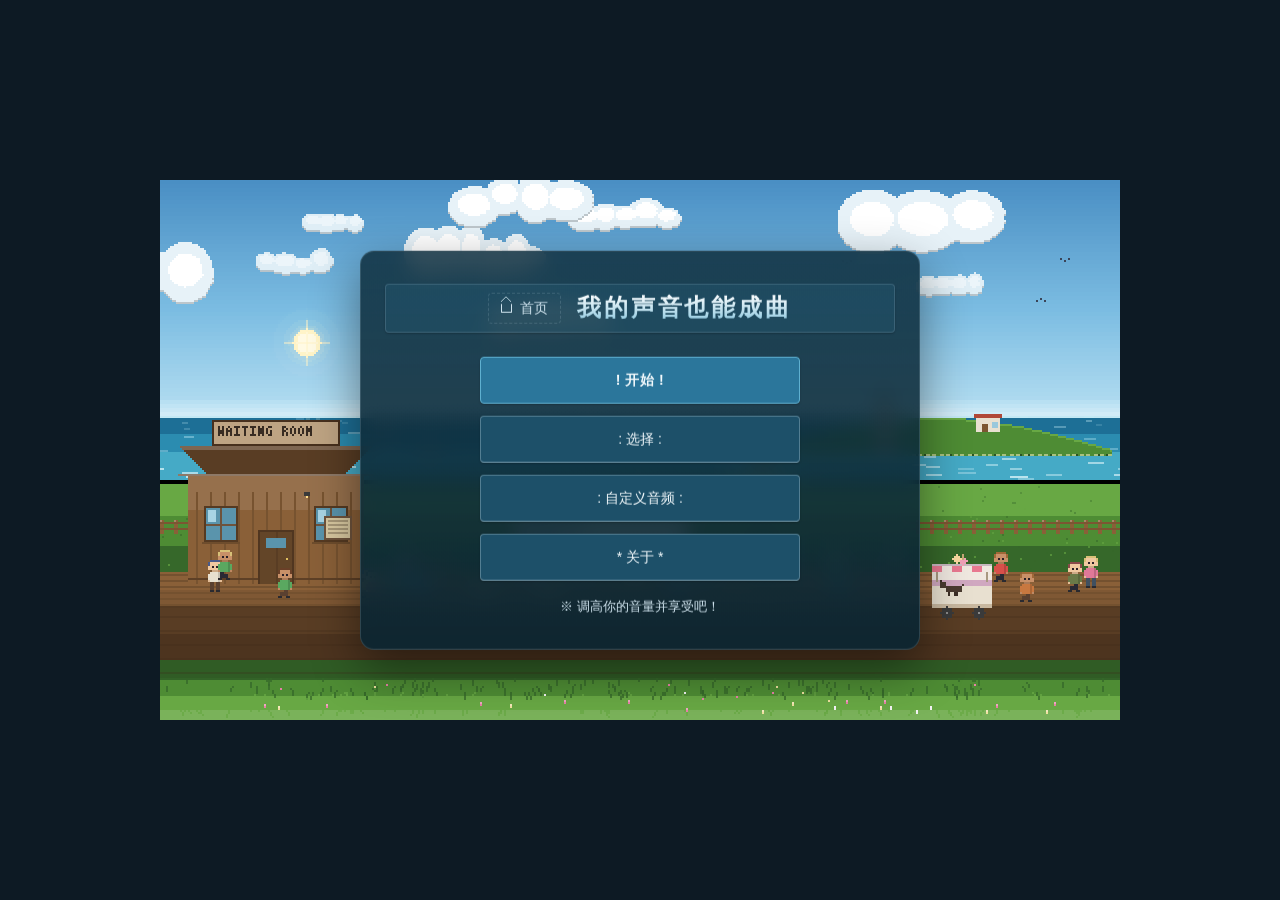
<file: index.html>
<!DOCTYPE html>
<html lang="zh">

<head>
  <meta charset="utf-8">
  <meta http-equiv="X-UA-Compatible" content="IE=edge">
  <meta name="apple-mobile-web-app-capable" content="yes">
  <meta name="mobile-web-app-capable" content="yes">
  <meta name="viewport" content="width=device-width, initial-scale=1.0, user-scalable=no">
  <meta name="description" content="通过点击/触摸播放声音并出现变化图案的互动内容。">
  <title>我的声音也能成曲</title>
  <link rel="apple-touch-icon" href="icon.png">
  <!-- 样式加载顺序（层叠契约，勿调整）：
       1) shared/sp/css/common.css —— YUI 3.18.1 reset（第三方，不修改；
          其遗留的裸背景/链接色/全局 letter-spacing 由 design-system.css 第 2 章接管）
       2) css/utatap.css —— 原项目基础样式（同源层，回退底色）
       3) css/design-system.css —— 统一设计令牌与组件规范，必须晚于同源层 -->
  <link charset="UTF-8" href="shared/sp/css/common.css" rel="stylesheet">
  <link charset="utf-8" href="css/utatap.css" rel="stylesheet">
  <!-- 精整流程：统一视觉规范。必须晚于同源层加载，才能覆盖其裸色值 -->
  <link charset="utf-8" href="css/design-system.css" rel="stylesheet">
  <script charset="utf-8" src="assets/js/jquery-3.6.0.min.js" type="text/javascript"></script>
  <script charset="utf-8" src="assets/js/pixi-6.0.2.min.js" type="text/javascript"></script>
  <script charset="utf-8" src="assets/js/gsap-3.6.1.min.js" type="text/javascript"></script>
  <script charset="UTF-8" src="shared/js/common-2.min.js" type="text/javascript"></script>
  <script charset="utf-8" src="custom/js/storage.js" type="text/javascript"></script>
  <script charset="utf-8" src="js/voice-custom-bridge.js" type="text/javascript"></script>
  <!-- 模式二：像素首页。classic script，须在 main.js（module）之前就绪 -->
  <script charset="utf-8" src="js/pixel-core.js" type="text/javascript"></script>
  <script charset="utf-8" src="js/pixel-palette.js" type="text/javascript"></script>
  <script charset="utf-8" src="js/pixel-scene.js" type="text/javascript"></script>
  <script charset="utf-8" src="js/pixel-actors.js" type="text/javascript"></script>
  <script charset="utf-8" src="js/home-overlay.js" type="text/javascript"></script>
  <script type="module" src="js/main.js"></script>
</head>

<body>
  <div id="view"></div>
  <div id="scene_top">
    <!-- 顶部导航栏：站名 + 返回首页 融合为同一元素（不再用独立浮层按钮） -->
    <nav id="topbar" aria-label="主导航">
      <a id="nav_home" href="javascript:void(0);" title="回到首页">
        <span class="nav-home__icon" aria-hidden="true"></span>
        <span class="nav-home__text">首页</span>
      </a>
      <h1 class="topbar__brand">我的声音也能成曲</h1>
    </nav>
    <div id="ng">
      <p class="atten">十分抱歉，<br>您的浏览器并不支持本页面需要的特性</p>
    </div>
    <div class="ok">
      <p id="bt_start"><a href="javascript:void(0);">! 开始 !</a></p>
    </div>
    <div class="ok">
      <p id="bt_select"><a href="javascript:void(0);">: 选择 :</a></p>
    </div>
    <div class="ok">
      <p id="bt_custom"><a href="custom/">: 自定义音频 :</a></p>
    </div>
    <p id="bt_about"><a href="javascript:void(0);">* 关于 *</a></p>
    <div class="ok">
      <p class="attention">※ 调高你的音量并享受吧！</p>
    </div>
  </div>
  <div id="scene_loading">
    <p>少女祈祷中</p>
    <!-- 原为 <hr size="1" color="#fff">：color 是表现性属性（等价内联样式），
         属 HTML 内联硬编码色值。#scene_loading hr 的边框与底色已由
         design-system.css 的 --track-bg / --radius-full 接管，
         该属性本就不可见，故移除以保证「HTML 内零硬编码色值」。 -->
    <hr> </div>
  <div id="scene_main">
    <div class="set">
      <p class="attention">点击 &amp; 拖动或者按任意键!</p>
      <p id="bt_feedback"><a href="javascript:void(0);">反馈: 开启</a></p>
      <p id="bt_backtrack"><a href="javascript:void(0);">背景音乐: 开启</a></p>
    </div>
  </div>
  <div id="select_cover"></div>
  <div id="select">
    <div id="select_in">
      <p class="close"><span id="bt_close">×</span></p>
      <div class="split">
        <div class="container_vocal">
          <p class="con">选择歌姬</p>
          <ul id="vocals"></ul>
          <hr class="custom_dash" />
          <div class="custom">
            <input type="file" id="file_vocal" title="从本地上传歌姬" accept=".json">
            <label for="file_vocal">*自定义*</label>
          </div>
        </div>
        <hr />
        <div class="container_tracks">
          <p class="con">选择背景音轨</p>
          <ul id="tracks"></ul>
          <hr class="custom_dash" />
          <div class="custom">
            <input type="file" id="file_music" title="从本地上传背景音轨" accept=".json">
            <label for="file_music">*自定义*</label>
          </div>
        </div>
      </div>
      <p>欢迎将你制作的歌姬与背景音轨文件贡献到 <a href="https://github.com/MrXiaoM/uta-tap/tree/main/data" target="_blank">Github 仓库</a>!</p>
      <p class="con">本地配置制作教程也在仓库哦~</p>
    </div>
  </div>
  <div id="about_cover"></div>
  <div id="about">
    <div id="about_in">
      <p class="close"><span id="bt_close">×</span></p>
      <p class="con"> 作者 <a href="https://github.com/baixiaoqie" target="_blank" rel="noopener noreferrer">白小锲</a> </p>
      <p class="con"> 想要点击开始后自动播放吗? 请在链接后加上 <code>?auto=1</code> </p>
    </div>
  </div>
  <!--
    #bt_back / #bt_fs 保留为空壳，仅供原项目 JS（main.js）做显隐与事件挂载，
    视觉与交互已并入顶部导航栏 #topbar > #nav_home，不再单独显示。
  -->
  <div id="bt_back" aria-hidden="true"></div>
  <div id="bt_fs" hidden>全屏显示</div>
</body>

</html>
</file>
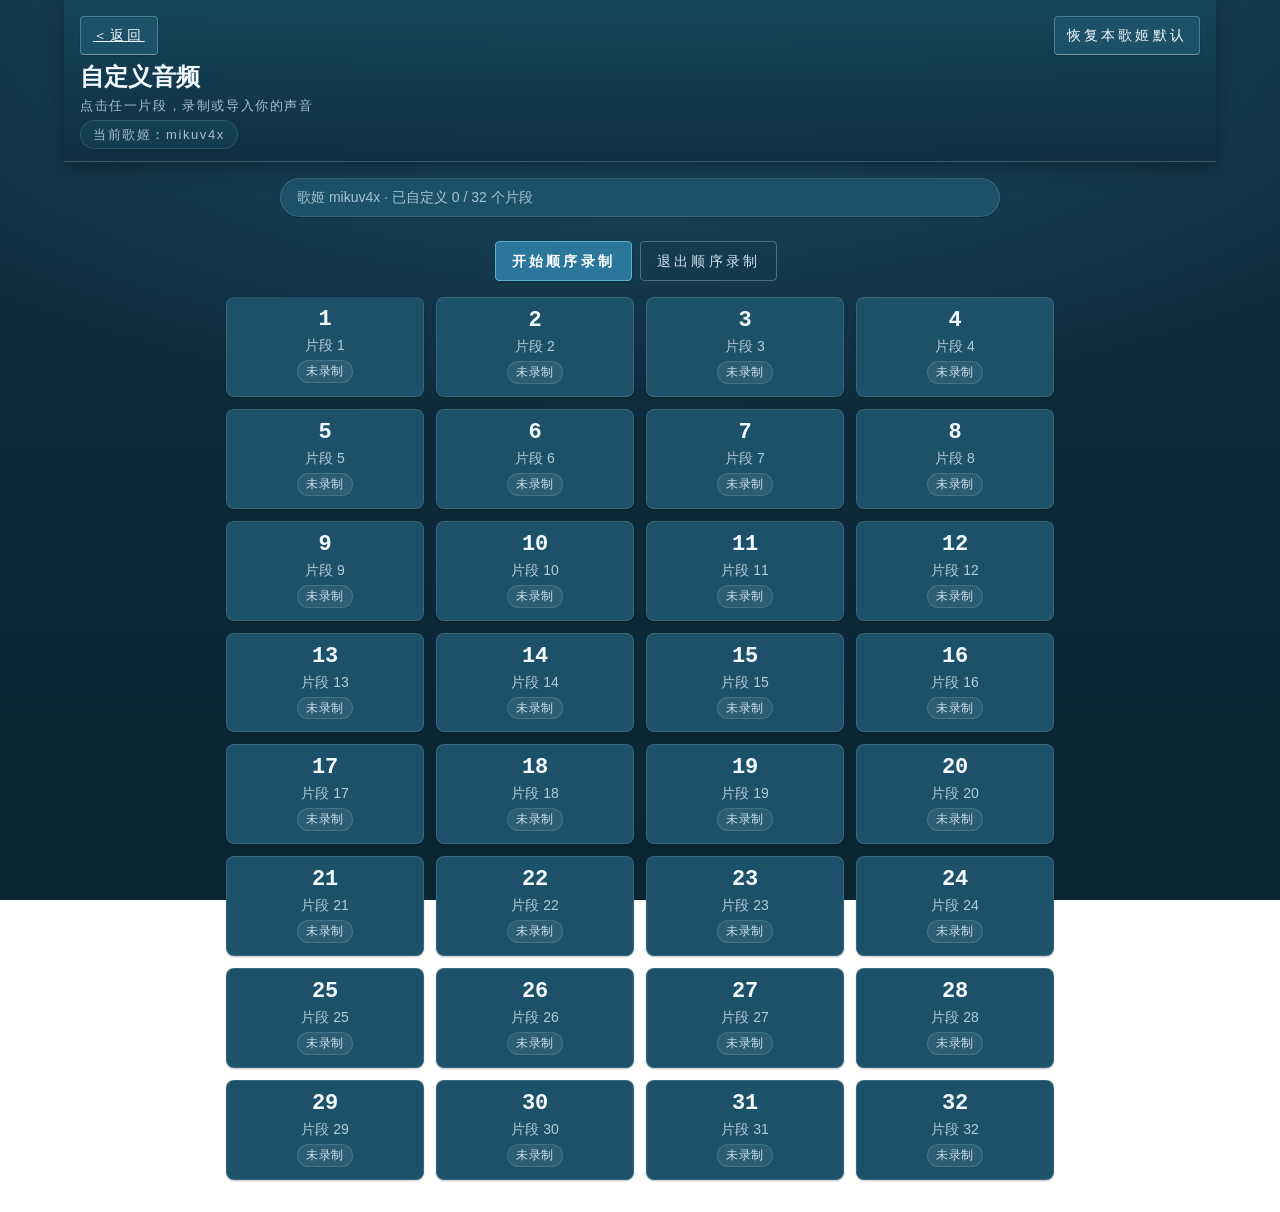
<file: custom/index.html>
<!DOCTYPE html>
<html lang="zh-CN">
<head>
<meta charset="utf-8">
<meta name="viewport" content="width=device-width,initial-scale=1,maximum-scale=1,user-scalable=no,viewport-fit=cover">
<meta name="format-detection" content="telephone=no">
<title>我的声音也能成曲 · 自定义音频</title>
<!-- 样式加载顺序（层叠契约，勿调整）：
     1) ../shared/sp/css/common.css —— YUI 3.18.1 reset（第三方，不修改）
     2) ../css/utatap.css —— 原项目基础样式（同源层）
     3) ../css/design-system.css —— 统一设计令牌（必须晚于同源层）
     4) css/style.css —— 本页组件样式，必须最后加载：
        其 token 桥接（--bg/--fg/--ink 等）需在 design-system 之后声明才能取到值，
        其「令牌对齐层」需最后生效才能覆盖前三层。 -->
<link charset="UTF-8" href="../shared/sp/css/common.css" rel="stylesheet">
<link charset="utf-8" href="../css/utatap.css" rel="stylesheet">
<link rel="stylesheet" href="../css/design-system.css">
<link rel="stylesheet" href="css/style.css">
</head>
<body class="page page--customize">

<header class="topbar">
  <div class="topbar__title">
    <a class="topbar__back" href="../index.html">＜返回</a>
    <h1>自定义音频</h1>
    <p>点击任一片段，录制或导入你的声音</p>
    <p id="bankLabel" class="topbar__bank"></p>
  </div>
  <button id="btnRestoreAll" type="button" class="topbar__btn">恢复本歌姬默认</button>
</header>

<section class="status-bar">
  <span class="status-bar__dot" aria-hidden="true"></span>
  <span id="statusText" class="status-bar__text status-bar__text--muted">加载中…</span>
</section>

<main class="content">
  <div class="flowbar">
    <button id="btnFlowStart" type="button" class="vc-btn vc-btn--primary">开始顺序录制</button>
    <button id="btnFlowStop" type="button" class="vc-btn vc-btn--ghost" hidden>退出顺序录制</button>
    <span id="flowQueue" class="flowbar__queue" aria-live="polite"></span>
  </div>
  <ul id="clipList" class="clip-grid"></ul>
</main>

<!-- 录音弹层 -->
<div id="sheet" class="vc-sheet" role="dialog" aria-modal="true">
  <div class="vc-sheet__mask"></div>
  <div class="vc-sheet__panel">
    <div class="vc-sheet__handle" aria-hidden="true"></div>

    <div class="vc-sheet__head">
      <h2 id="sheetTitle" class="vc-sheet__title">片段名称</h2>
      <button id="btnCloseSheet" type="button" class="vc-sheet__close" aria-label="关闭">×</button>
    </div>
    <p id="sheetProgress" class="vc-sheet__progress"></p>
    <p id="sheetUsage" class="vc-sheet__usage">用途说明</p>

    <!-- 大字提示：用户照着这个发声 -->
    <div class="hintbox">
      <span class="hintbox__label">请模仿这个声音</span>
      <strong id="sheetHint" class="hintbox__text">哼哼哈哈</strong>
      <span id="hintState" class="hintbox__state">点击录音，模仿提示发声</span>
    </div>

    <div class="recordbox">
      <div class="recordbox__row">
        <span id="recordTimer" class="recordbox__timer">0.0"</span>
        <div class="level"><span id="levelFill" class="level__fill"></span></div>
      </div>
      <button id="btnRecord" type="button" class="vc-btn vc-btn--primary vc-btn--block">开始录音</button>
    </div>

    <!-- 导入音频：本地文件 / URL。导入与录音共用同一草稿槽，试听/保存/删除逻辑完全复用 -->
    <div class="importbox">
      <div class="importbox__row">
        <button id="btnImportFile" type="button" class="vc-btn vc-btn--ghost">导入本地音频</button>
        <input id="fileImport" type="file" accept="audio/*" hidden>
      </div>
      <div class="importbox__row">
        <input id="importUrl" type="url" class="vc-input" placeholder="或粘贴音频 URL" autocomplete="off" spellcheck="false">
        <button id="btnImportUrl" type="button" class="vc-btn vc-btn--ghost">加载</button>
      </div>
      <p id="importInfo" class="importbox__info"></p>
    </div>

    <div class="sheet-actions">
      <button id="btnPlayOriginal" type="button" class="vc-btn vc-btn--ghost">试听原声</button>
      <button id="btnPlayMine" type="button" class="vc-btn vc-btn--ghost" disabled>试听我的</button>
      <button id="btnRedo" type="button" class="vc-btn vc-btn--ghost">重来</button>
      <button id="btnSkip" type="button" class="vc-btn vc-btn--ghost">跳过 ▸</button>
      <button id="btnSave" type="button" class="vc-btn vc-btn--primary" disabled>保存</button>
      <button id="btnDelete" type="button" class="vc-btn vc-btn--danger" disabled>删除</button>
    </div>
  </div>
</div>

<script src="js/bank-loader.js"></script>
<script src="js/clips.js"></script>
<script src="js/storage.js"></script>
<script src="js/recorder.js"></script>
<script src="js/player.js"></script>
<script src="js/ui.js"></script>
<script src="js/waveform.js"></script>
<script src="js/train-cards.js"></script>
<script src="js/app-customize.js"></script>
</body>
</html>
</file>
<file: shared/sp/css/common.css>
@charset "utf-8";/*!
YUI 3.18.1 (build f7e7bcb)
Copyright 2014 Yahoo! Inc. All rights reserved.
Licensed under the BSD License.
http://yuilibrary.com/license/
*/a:link,a:visited,body,html,legend{color:#000}#black,#black a:link,#black a:visited{color:#fff}#black a:link,#black a:visited,a:active,a:hover,a:link,a:visited{text-decoration:underline;outline:0}html{background:#FFF}blockquote,body,code,dd,div,dl,dt,fieldset,form,h1,h2,h3,h4,h5,h6,input,legend,li,ol,p,pre,td,textarea,th,ul{margin:0;padding:0}table{border-collapse:collapse;border-spacing:0}fieldset,img{border:0}address,caption,cite,code,dfn,em,strong,th,var{font-style:normal;font-weight:400}ol,ul{list-style:none}caption,th{text-align:left}h1,h2,h3,h4,h5,h6{font-size:100%;font-weight:400}q:after,q:before{content:''}abbr,acronym{border:0;font-variant:normal}sup{vertical-align:text-top}sub{vertical-align:text-bottom}input,select,textarea{font-family:inherit;font-size:inherit;font-weight:inherit}#yui3-css-stamp.cssreset{display:none}.default,body,html{font-family:"游ゴシック","Yu Gothic","游ゴシック体",YuGothic,"Yu Gothic UI","ヒラギノ角ゴ Pro W3","Hiragino Kaku Gothic Pro","Meiryo UI","メイリオ",Meiryo,sans-serif;letter-spacing:.2rem;line-height:1.5;-text-size-adjust:100%;-webkit-text-size-adjust:100%}body{margin:0;background:#fff}a,body,html{-webkit-tap-highlight-color:transparent;tap-highlight-color:transparent}a:active,a:hover{color:#969696}#black{margin:0;background:#000}.noselect{-ms-user-select:none;-moz-user-select:-moz-none;-khtml-user-select:none;-webkit-user-select:none;user-select:none}.noanti{-ms-interpolation-mode:nearest-neighbor;image-rendering:-webkit-crisp-edges;image-rendering:-webkit-optimize-contrast;image-rendering:-moz-crisp-edges;image-rendering:-o-crisp-edges;image-rendering:crisp-edges;image-rendering:pixelated}#flash_audio{position:absolute;pointer-events:none}
</file>
<file: css/utatap.css>
/* ============================================================
   utatap.css —— 原项目基础样式（同源层）
   ------------------------------------------------------------
   【本文件在本次改造中做了什么】
   仅做一件事：把裸色值与裸层级替换为 design-system.css 的令牌。
   不重排结构、不改选择器、不改 DOM 钩子。

   【重要：本文件是「同源层」，不是最终视觉】
   它先于 design-system.css 加载（同优先级时后者胜），
   因此这里的取值只在 design-system.css 未接管处生效，
   起到「回退底色」的作用。改造的目的正是让这个底色
   也落在统一令牌上，避免任何一层出现游离色值。

   【硬编码豁免】js/home-overlay.js:81,90 以 setAttribute('style', ...)
   为像素画布写入内联定位（position/top/left/width/height/z-index）
   与 image-rendering，这些是 PIXI 画布的像素级定位参数，
   必须保持整数倍缩放，不得令牌化。对应令牌 --z-pixel 已登记。
   ============================================================ */

#select_cover,
#about_cover,
#view,
#view canvas,
body,
html {
    height: 100%;
    width: 100%
}

#select,
#select_cover,
#about,
#about_cover,
#bt_fs,
#ng,
.ok {
    display: none
}

#select a,
#about a,
#bt_about a,
#bt_backtrack a,
#bt_feedback a,
#bt_start a,
#bt_select a,
#bt_custom a {
    color: var(--text-on-accent);
    text-decoration: none;
    border-bottom: dashed 1px var(--text-on-accent)
}

body,
html {
    position: absolute;
    overflow: hidden;
    text-align: center;
    background: var(--surface-page);
    color: var(--text-primary);
    font-family: var(--font-family);
}

#select_cover,
#about_cover,
#view {
    position: fixed;
    top: 0;
    z-index: var(--z-canvas)
}

#bt_back,
#bt_fs {
    position: absolute;
    z-index: var(--z-content);
    padding: var(--space-2) var(--space-3);
    left: 0;
    font: var(--font-micro);
    cursor: pointer;
    transition: var(--duration-base) var(--ease-out);
    user-select: none;
}

#bt_fs {
    left: auto;
    right: 0
}

#bt_close,
#scene_loading,
.container_vocal,
.container_tracks {
    user-select: none;
}

#scene_main,
#scene_top {
    width: 90%;
    user-select: none;
}

#scene_loading {
    width: 100%
}

#select,
#about,
#scene_loading,
#scene_main,
#scene_top {
    position: absolute;
    top: 50%;
    left: 50%;
    -webkit-transform: translate(-50%, -50%);
    -ms-transform: translate(-50%, -50%);
    transform: translate(-50%, -50%);
    z-index: var(--z-content);
    display: none
}

#scene_top h1 {
    font-size: 1.5rem;
    margin-bottom: 25px
}

#bt_start,
#bt_select,
#bt_custom {
    margin-bottom: 15px
}

#scene_top .attention {
    font-size: .9rem;
    margin-top: 25px
}

#scene_top .tit {
    margin-top: 20px;
    margin-bottom: 10px
}

#scene_top .con {
    letter-spacing: -.5rem
}

#scene_top .sns {
    margin: 0 8px;
    cursor: pointer
}

#scene_top .sns img {
    width: 40px
}

#ng .atten {
    font-size: .9rem;
    margin-bottom: 20px
}

#scene_loading hr {
    width: 0
}
#scene_loading p {
    margin-bottom: 20px;
}

#scene_main,
#scene_main .attention {
    pointer-events: none
}

#bt_backtrack,
#bt_feedback {
    font-size: .9rem;
    margin-top: 20px;
    pointer-events: auto
}

#select_cover,
#about_cover {
    z-index: var(--z-float);
    background: var(--scrim-base);
    opacity: 1
}

#select,
#about {
    z-index: var(--z-panel);
    color: var(--text-primary);
    background: var(--surface-panel);
    max-width: 680px;
    letter-spacing: var(--tracking-normal);
    line-height: 1.2;
    width: 100%
}

#select_in,
#about_in {
    padding: var(--space-6) var(--space-5)
}

#bt_close {
    font-size: 2rem;
    cursor: pointer
}

#select .close,
#about .close {
    margin-bottom: 30px
}

#select .con,
#about .con {
    line-height: 1.7;
    margin-bottom: 20px
}

#select .link,
#about .link {
    margin-top: 30px;
    margin-bottom: 10px;
    line-height: 1.5
}

#bt_back:hover,
#bt_backtrack:hover,
#bt_close:hover,
#bt_feedback:hover,
#bt_fs:hover,
#scene_top .sns:hover,
a:hover {
    -webkit-animation: animover var(--duration-base) linear;
    animation: animover var(--duration-base) linear
}

.split {
    display: flex;
    justify-content: center;
    margin-bottom: 42px;
}
.split > hr {
    margin-block-start: 0;
    margin-block-end: 0;
    border-style: solid;
    border-width: .1px;
}
.split > div {
    width: 48%;
}
.option, .custom {
    display: flex;
    justify-content: center;
    align-items: center;
    height: 27px;
    margin-bottom: 10px;
}
.option > input {
    display: none;
}
.selected {
    background: var(--text-on-accent);
    color: var(--text-inverse);
    font-weight: bold;
}
.custom_dash {
    border-style: dashed;
    border-width: 1px 0 0 0;
}
.custom > input[type="file"] {
    display: none;
}
.option > label, .custom > label {
    display: block;
    width: 100%;
    cursor: pointer;
}


@keyframes animover {
    0.00% {
        opacity: 0
    }

    100% {
        opacity: 1
    }
}

@-webkit-keyframes animover {
    0.00% {
        opacity: 0
    }

    100% {
        opacity: 1
    }
}

@media (max-width: 768px) {
    #scene_top h1 {
        font-size: 1.2rem;
        margin-bottom: 18px
    }

    #bt_start,
    #bt_select,
    #scene_top .tit {
        margin-bottom: 10px
    }

    #bt_about a,
    #bt_start a,
    #bt_select {
        font-size: .9rem
    }

    #scene_top .attention {
        font-size: .6rem;
        margin-top: 18px
    }

    #scene_top .tit {
        font-size: .9rem;
        margin-top: 20px
    }

    #scene_top .con {
        letter-spacing: -.5rem
    }

    #scene_top .sns {
        margin: 0 8px
    }

    #scene_top .sns img {
        width: 30px
    }

    #ng .atten {
        font-size: .6rem;
        margin-bottom: 15px
    }

    #bt_backtrack,
    #bt_feedback {
        font-size: .7rem
    }

    #select_in,
    #about_in {
        padding: var(--space-5) var(--space-4)
    }

    #bt_close {
        font-size: 1.8rem;
        cursor: pointer
    }

    #select,
    #about {
        letter-spacing: var(--tracking-normal)
    }

    #select a,
    #about a {
        color: var(--text-on-accent);
        text-decoration: none;
        border-bottom: dashed 1px var(--text-on-accent)
    }

    #select .con,
    #select .link,
    #about .con,
    #about .link,
    #scene_loading p {
        font-size: .9rem
    }
}
</file>
<file: css/design-system.css>
/* ============================================================
   design-system.css — 我的声音也能成曲 视觉规范 v2
   ------------------------------------------------------------
   本文件是「精整流程」的产物：建立统一的视觉规范，替代此前
   散落在各处的裸色值与临时样式。

   设计约束（不可违背）：
     1. 不修改任何 DOM 结构、不改 id/class 名、不改 JS。
        本文件只重定义视觉表现，全部选择器沿用既有钩子。
     2. 所有颜色必须来自令牌，禁止硬编码色值。
     3. 正文对比度 ≥ 4.5:1（WCAG AA），大字/图形 ≥ 3:1。
     4. 深色为主，浅色为辅；在 PIXI 动态画面上需保证可读。

   加载顺序：必须位于 utatap.css 之后、style.css 之前或之后均可，
   但需在同源层（sp/css/common.css → css/utatap.css）之后加载。

   ------------------------------------------------------------
   【为什么不去改 shared/sp/css/common.css】
   common.css 是 YUI 3.18.1 的 cssreset 压缩产物（BSD 许可，第三方库）。
   它遗留了三处裸值，会被本文件继承：
     1. html{background:#FFF} / body{background:#fff}
     2. a:link,a:visited{color:#000} / a:hover{color:#969696}
     3. .default,body,html{letter-spacing:.2rem}  ← 全局继承，是最危险的一条
   直接改第三方库文件的风险：一旦升级/替换 YUI，这层修复全部丢失，
   且属于「修改 vendor 代码」，不在本项目可维护范围内。
   因此本文件在「2. 基础重置」中用同优先级的 html / body / a 选择器
   接管这些遗留值 —— 这是 CSS 层级的正常用法，不侵入 vendor。
   ============================================================ */

/* ============================================================
   1. 设计令牌（Design Tokens）
   ============================================================ */
:root {
  /* ---------- 1.1 品牌主色：海蓝 ----------
     沿用原项目 #8cc 的海蓝基因，但重新组织为完整色阶。
     浅色系（--brand-100~300）用于背景与装饰；
     深色系（--brand-600~800）用于文字与高对比场景。 */
  --brand-50:  #eef7fb;   /* 最浅：分区底、hover 底 */
  --brand-100: #d6ecf5;   /* 浅：卡片底 */
  --brand-200: #b3dced;   /* 中浅：边框、分割线 */
  --brand-300: #8cc8e0;   /* 品牌主色（承接原 #8cc 观感） */
  --brand-400: #5fb0d0;   /* 中：图标、装饰 */
  --brand-500: #3d94bb;   /* 主交互色 */
  --brand-600: #2b769b;   /* 深：主按钮底 */
  --brand-700: #205c7b;   /* 更深：按钮按下 */
  --brand-800: #16455c;   /* 最深：深色面板底 */
  --brand-900: #0e2f3f;   /* 极深：页面底色 */

  /* ---------- 1.2 中性色：石板灰 ----------
     用于文字与描边，提供从纯白到近黑的完整灰阶。 */
  --slate-50:  #f7fafc;
  --slate-100: #edf2f6;
  --slate-200: #dde5ec;
  --slate-300: #c2ced9;
  --slate-400: #94a5b4;
  --slate-500: #6b7c8b;
  --slate-600: #4d5c69;
  --slate-700: #384653;
  --slate-800: #26323d;
  --slate-900: #151d25;

  /* ---------- 1.3 语义色 ----------
     每个语义色都配 -text（前景）与 -bg（底）两档，
     保证「色块上的文字」也有足够对比度。 */
  --success:      #2fb87a;
  --success-text: #0d5c3c;   /* 在 --success-bg 上对比 ≥ 4.6:1 */
  --success-bg:   #d9f5e8;

  --warning:      #e09420;
  --warning-text: #6b4304;
  --warning-bg:   #fdf0d8;

  --danger:       #e2505f;
  --danger-text:  #7a1622;
  --danger-bg:    #fce0e3;

  --info:         var(--brand-500);
  --info-text:    #0e3d55;
  --info-bg:      #dcf0f8;

  /* ---------- 1.4 表面（背景层级） ----------
     四层表面制造纵深：页面 → 面板 → 卡片 → 悬浮。 */
  --surface-page:    var(--brand-900);   /* 页面最底 */
  --surface-panel:   var(--brand-800);   /* 面板 */
  --surface-raised:  #1d5069;           /* 面板内卡片（比面板亮一档） */
  --surface-overlay: #0a2532;           /* 弹层（最深，突出层级） */
  --surface-inset:   #0a2a38;           /* 内嵌区（波形底、进度槽） */
  --surface-hover:   #25617c;           /* 悬停态 */
  --surface-active:  #1a4a61;           /* 按下态 */

  /* ---------- 1.5 前景（文字层级） ---------- */
  --text-primary:   #f2f9fc;   /* 标题/主要文字，对 --surface-panel ≈ 12:1 */
  --text-secondary: #cfe3ee;   /* 次要说明，对 --surface-raised ≈ 6.6:1 */
  /* muted 必须仍达 AA：--text-muted 会用于 .status-bar__text--muted 等
     叠在 surface-raised 上的场景，原 #85a8ba 仅 3.46:1，故上调至 #a8c4d4。 */
  --text-muted:     #a8c4d4;   /* 弱化/占位，对 --surface-raised ≈ 5.4:1 */
  --text-inverse:   var(--brand-900);  /* 反白文字（用于浅色按钮底） */
  --text-on-accent: #ffffff;   /* 品牌色块上的文字 */

  /* ---------- 1.6 描边与分隔 ---------- */
  --border-subtle:  rgba(200, 224, 236, 0.16);
  --border-default: rgba(200, 224, 236, 0.32);
  --border-strong:  rgba(200, 224, 236, 0.52);
  --border-accent:  var(--brand-400);

  /* ---------- 1.7 字体层级 ----------
     7 级，覆盖从页面主标题到角标的全部场景。
     数值同时适配桌面与移动（移动端由媒体查询整体下调）。 */
  --font-display: 700 2.25rem/1.2   var(--font-family);  /* 页面主标题 */
  --font-title:   700 1.5rem/1.3    var(--font-family);  /* 区块标题 */
  --font-heading: 600 1.125rem/1.4  var(--font-family);  /* 卡片/弹层标题 */
  --font-body:    400 1rem/1.6      var(--font-family);  /* 正文 */
  --font-label:   500 0.875rem/1.5 var(--font-family);  /* 标签/按钮 */
  --font-caption: 400 0.8125rem/1.5 var(--font-family); /* 辅助说明 */
  --font-micro:   500 0.75rem/1.4  var(--font-family);  /* 徽章/角标 */

  /* 字体族：系统栈，无网络依赖 */
  --font-family: -apple-system, BlinkMacSystemFont, "Segoe UI",
                 "PingFang SC", "Hiragino Sans GB", "Microsoft YaHei",
                 "Helvetica Neue", Arial, sans-serif;
  /* 等宽字体：用于编号、时长、代码类信息 */
  --font-mono: ui-monospace, SFMono-Regular, "SF Mono", Menlo,
               Consolas, "Liberation Mono", monospace;

  /* 字距 */
  --tracking-tight:  -0.01em;
  --tracking-normal: 0;
  --tracking-wide:   0.04em;
  --tracking-wider:  0.12em;

  /* ---------- 1.8 间距刻度 ----------
     4px 基准的 8 级刻度。所有 margin/padding/gap 只允许用这些值。 */
  --space-0: 0;          /* 0   */
  --space-1: 4px;        /* 4   元素内微间距 */
  --space-2: 8px;        /* 8   标签与内容 */
  --space-3: 12px;       /* 12  组件内边距（小） */
  --space-4: 16px;       /* 16  组件内边距（中） */
  --space-5: 24px;       /* 24  组件之间 */
  --space-6: 32px;       /* 32  区块之间 */
  --space-7: 48px;       /* 48  区块大间隔 */
  --space-8: 64px;       /* 64  页面级留白 */

  /* ---------- 1.9 圆角 ----------
     4 级圆角，覆盖从标签到面板的全部容器。 */
  --radius-xs:   2px;    /* 徽章、小色块 */
  --radius-icon: 1px;    /* CSS 绘制的微图标（房屋），再小就是方块了 */
  --radius-sm:   4px;    /* 按钮、输入框 */
  --radius-md:   8px;    /* 卡片 */
  --radius-lg:   14px;   /* 面板 */
  --radius-xl:   20px;   /* 弹层 */
  --radius-full: 999px;  /* 胶囊（进度条、状态点） */

  /* ---------- 1.10 阴影 ----------
     4 级：静态卡片 → 悬停 → 面板 → 弹层。
     均使用多层叠加，模拟真实环境光遮蔽。
     阴影色统一走 1.19 的 --shadow-color-*，此处只描述几何。 */
  --shadow-xs: 0 1px 2px var(--shadow-color-xs);
  --shadow-sm: 0 2px 6px var(--shadow-color-sm);
  --shadow-md: 0 6px 18px var(--shadow-color-md);
  --shadow-lg: 0 18px 48px var(--shadow-color-lg);
  /* 品牌色辉光：用于主按钮与选中态 */
  --shadow-glow: 0 0 0 1px var(--brand-400),
                 0 4px 14px var(--brand-glow);

  /* ---------- 1.11 动效 ---------- */
  --duration-fast:   120ms;
  --duration-base:   200ms;
  --duration-slow:   320ms;
  --ease-out:      cubic-bezier(0.22, 0.61, 0.36, 1);
  --ease-in-out:   cubic-bezier(0.65, 0, 0.35, 1);
  --ease-spring:   cubic-bezier(0.34, 1.56, 0.64, 1);

  /* ---------- 1.12 z-index 分层 ----------
     统一管理，禁止在业务样式里写裸 z-index。 */
  --z-base:      0;
  --z-canvas:    1;    /* PIXI 画布 */
  --z-content:   100;  /* 场景文字层 */
  --z-float:     900;  /* 遮罩（选择/关于面板的 backdrop） */
  --z-panel:     1000; /* 面板（歌姬选择、关于） */
  --z-sheet:     1100; /* 录音弹层 sheet */
  --z-modal:     1200; /* 模态确认框 modal —— 必须 > sheet，否则会被压住点不到 */
  --z-toast:     1300; /* 轻提示 toast —— 最高，跨层提示不被遮挡 */
  --z-pixel:     200;  /* 像素首页覆盖层（home-overlay.js 以内联 z-index:200 注入） */

  /* ---------- 1.13 遮罩（scrim） ----------
     收口全项目的 rgba(0,0,0,0.x) / rgba(5,18,26,0.x) 纯黑系半透明。
     分三档，语义固定，禁止在业务样式里现写 rgba。 */
  --scrim-color:    rgb(5 18 26);        /* 遮罩基色：深蓝黑，比纯黑更贴品牌 */
  --scrim-soft:     rgb(5 18 26 / 0.46); /* 最轻：下层内容仍可辨 */
  --scrim-base:     rgb(5 18 26 / 0.68); /* 标准：面板 backdrop */
  --scrim-strong:   rgb(5 18 26 / 0.72); /* 弹层 sheet / modal 遮罩 */
  --scrim-heavy:    rgb(5 18 26 / 0.88); /* 最重：需完全聚焦单一任务时 */

  /* ---------- 1.14 玻璃层（半透明浮起面板） ----------
     叠在 PIXI 动态画面上的浮层统一用这组，保证一致的通透度。 */
  --glass-thin:     rgb(10 37 50 / 0.70); /* 最薄：贴边小按钮 */
  --glass-base:     rgb(10 37 50 / 0.72); /* 底部提示条、演奏态导航 */
  --glass-thick:    rgb(10 37 50 / 0.82); /* 加载态胶囊 */
  --glass-header:   rgb(14 47 63 / 0.94); /* 顶栏玻璃，最实 */
  --glass-hero-a:   rgb(14 47 63 / 0.86); /* 首屏玻璃渐变 - 上 */
  --glass-hero-b:   rgb(10 37 50 / 0.92); /* 首屏玻璃渐变 - 下 */
  --glass-topbar-a: rgb(22 69 92 / 0.96); /* 自定义页顶栏 - 上 */
  --glass-topbar-b: rgb(14 47 63 / 0.92); /* 自定义页顶栏 - 下 */
  --glass-blur-sm:  3px;                  /* 遮罩模糊 */
  --glass-blur-md:  6px;                  /* 小浮层模糊 */
  --glass-blur-lg:  10px;                 /* 面板模糊 */

  /* ---------- 1.15 品牌辉光与描边透明变体 ----------
     品牌色的半透明档位，用于 chip 底、hover 底、focus 环。 */
  --brand-veil-08:  rgb(61 148 187 / 0.08);
  --brand-veil-12:  rgb(61 148 187 / 0.12);
  --brand-veil-14:  rgb(61 148 187 / 0.14);
  --brand-veil-16:  rgb(61 148 187 / 0.16);
  --brand-veil-20:  rgb(61 148 187 / 0.20);
  --brand-veil-30:  rgb(61 148 187 / 0.30);
  --brand-veil-40:  rgb(61 148 187 / 0.40);
  --brand-glow:     rgb(61 148 187 / 0.34); /* 品牌辉光阴影色 */
  --brand-glow-text:rgb(61 148 187 / 0.40); /* 品牌文字辉光 */

  /* ---------- 1.16 前景透明变体 ----------
     白色/前景色叠在实心块上的低透明档位。 */
  --fg-veil-18:     rgb(255 255 255 / 0.18);
  --fg-veil-35:     rgb(255 255 255 / 0.35);

  /* ---------- 1.17 语义色软态（soft） ----------
     徽章底、chip 底、提示条底统一走这组。
     【为何不用 color-mix()】本项目是纯静态 H5，需覆盖 iOS Safari 15 以前的
     WebView 与各类国产内核浏览器；color-mix() 在这些环境直接失效，
     会导致背景色整体丢失（元素变透明）。改用预定义的实值令牌，
     兼容性等同普通十六进制色值，且色值可被设计侧直接审阅。 */
  --success-soft:   rgb(47 184 122 / 0.10); /* 卡片成功态底 */
  --success-chip:   rgb(47 184 122 / 0.16); /* 徽章底 */
  --success-edge:   rgb(47 184 122 / 0.40); /* 成功态描边 */
  --warning-soft:   rgb(224 148 32 / 0.12);
  --warning-chip:   rgb(224 148 32 / 0.18);
  --danger-soft:    rgb(226 80 95 / 0.10);  /* 危险按钮底 */
  --danger-chip:    rgb(226 80 95 / 0.16);
  --danger-edge:    rgb(226 80 95 / 0.50);  /* 危险按钮描边 */
  --danger-glow:    rgb(226 80 95 / 0.34);  /* 危险态辉光 */
  --danger-text-on: #ff9aa3;                /* 深底上的危险文字（对比 7.86:1） */
  --info-soft:      rgb(61 148 187 / 0.12);
  --info-chip:      rgb(61 148 187 / 0.16);

  /* ---------- 1.18 轨道与进度槽 ---------- */
  --track-bg:       rgb(184 212 226 / 0.22); /* 加载进度条空槽 */
  --track-bg-soft:  rgb(184 212 226 / 0.10); /* 标签类浅底 */
  --wave-bg:        rgb(20 60 78 / 0.32);    /* 波形缩略图底 */

  /* ---------- 1.19 文字投影（叠在 PIXI 画布上的可读性保障） ----------
     统一收集裸 rgba(0,0,0,x)，避免各处现写。 */
  --text-shadow-canvas: 0 1px 2px rgb(0 0 0 / 0.85),
                        0 0 12px rgb(0 0 0 / 0.55);
  --text-shadow-soft:   0 1px 3px rgb(0 0 0 / 0.70);
  --text-shadow-weaker: 0 1px 3px rgb(0 0 0 / 0.60);
  --focus-ring-shadow:  0 0 0 3px var(--brand-veil-20);

  /* ---------- 1.20 阴影基色 ----------
     把阴影里的纯黑抽出，令 --shadow-* 只描述「几何」，颜色只此一处。 */
  --shadow-color-xs: rgb(0 0 0 / 0.24);
  --shadow-color-sm: rgb(0 0 0 / 0.28);
  --shadow-color-md: rgb(0 0 0 / 0.34);
  --shadow-color-lg: rgb(0 0 0 / 0.46);

  /* ---------- 1.21 平台环境令牌 ----------
     安全区高度。定义在此处（而非仅 custom/css/style.css），
     因为 design-system.css 自身也依赖它，首页不加载 style.css 时
     不应出现悬空引用。 */
  --safe-b: env(safe-area-inset-bottom, 0px);
  --safe-t: env(safe-area-inset-top, 0px);

  /* ---------- 1.22 响应式断点刻度 ----------
     【为何 CSS 里是注释而不是变量】
     @media 查询条件不能使用 var()（CSS 规范明确不支持），
     所以断点值必须写字面量。本处的令牌用于：
       1) 文档化唯一的断点口径；
       2) 供 JS 读取做同样的判断，避免两处各写一套魔数。
     三个值即全站唯一允许出现的断点，禁止再出现 640 / 420 等。 */
  --bp-lg: 1280px; /* 大屏 / 桌面宽屏 */
  --bp-md: 768px;  /* 平板 */
  --bp-sm: 390px;  /* 手机 */
}

/* ============================================================
   1b. 兼容桥接层（legacy aliases）
   ------------------------------------------------------------
   背景：custom/css/style.css 前 630 行（旧代码）大量直接引用
   --fg / --ink / --bg / --dur / --radius / --ok / --warn。
   这些名字与本文件的真实令牌同名会造成两类维护事故：
     A. 同名两处定义，开发者改错地方不生效；
     B. --danger: var(--danger) 这类自引用。
   解决：真实令牌一律用语义全名（--success / --warning / --danger
   本就是真实令牌），桥接别名统一收敛到这一处、用 legacy- 前缀区分，
   旧代码那侧只保留一处 :root 定义，不再二次覆盖。
   注意：--fg / --ink / --bg / --dur / --radius 由 custom/css/style.css
   统一定义在文件头部（单源），本文件不再重复声明这五个，避免跨文件打架。
   ============================================================ */

/* ============================================================
   2. 基础重置
   ------------------------------------------------------------
   本章同时承担一项额外职责：接管 YUI 3.18.1 reset
   （shared/sp/css/common.css）遗留的裸值。该文件是第三方库，
   不做修改（理由见文件顶部），改由这里用同优先级选择器覆盖：
     · html / body 的 #FFF、#fff 背景
     · a:link / a:visited 的 #000、a:hover 的 #969696
     · body 的全局 letter-spacing:.2rem  ← 必须显式归零，
       否则会继承给每一个未声明字距的元素，与设计系统的 tracking 体系冲突。
   ============================================================ */
html,
body {
  /* 用深色而非原 #8cc：白字对比度从 2.3:1 提升到 12:1 */
  background: var(--surface-page);
  color: var(--text-primary);
  font-family: var(--font-family);
  font-size: 16px;
  line-height: 1.6;
  /* 接管 YUI 的 letter-spacing:.2rem：全站默认字距归零，
     需要加宽的元素一律显式声明 --tracking-*，不再被动继承。 */
  letter-spacing: var(--tracking-normal);
  -webkit-font-smoothing: antialiased;
  -moz-osx-font-smoothing: grayscale;
  text-rendering: optimizeLegibility;
}

/* 接管 YUI：链接默认色为 #000 / hover 为 #969696，在深底上不可读 */
a:link,
a:visited {
  color: var(--text-primary);
}

a:hover,
a:active {
  color: var(--brand-300);
}

/* box-sizing 统一，避免子元素 padding 撑破面板 */
*,
*::before,
*::after {
  box-sizing: border-box;
}

/* 统一焦点可见性：键盘可达，且不被 outline 截断 */
:focus-visible {
  outline: 2px solid var(--brand-400);
  outline-offset: 2px;
  border-radius: var(--radius-xs);
}

/* 尊重系统减弱动效偏好 */
@media (prefers-reduced-motion: reduce) {
  *,
  *::before,
  *::after {
    animation-duration: 0.01ms !important;
    animation-iteration-count: 1 !important;
    transition-duration: 0.01ms !important;
  }
}

/* ============================================================
   3. 链接与文字链
   ------------------------------------------------------------
   原设计：白字 + 虚线下划线，hover 时整体闪烁（animover）。
   问题：闪烁导致可读性骤降，且没有按下/焦点态。
   新设计：保留虚线（品牌特征），改为颜色与位移的温和过渡。
   ============================================================ */
#select a,
#about a,
#bt_about a,
#bt_backtrack a,
#bt_feedback a,
#bt_start a,
#bt_select a,
#bt_custom a {
  color: var(--text-primary);
  text-decoration: none;
  border-bottom: 1px dashed var(--border-strong);
  padding-bottom: 2px;
  transition:
    color var(--duration-base) var(--ease-out),
    border-color var(--duration-base) var(--ease-out),
    background-color var(--duration-base) var(--ease-out);
}

#select a:hover,
#about a:hover,
#bt_about a:hover,
#bt_backtrack a:hover,
#bt_feedback a:hover,
#bt_start a:hover,
#bt_select a:hover,
#bt_custom a:hover {
  color: var(--brand-300);
  border-bottom-color: var(--brand-300);
  background-color: var(--brand-500); /* 替代原 animover 闪烁 */
  animation: none;                    /* 明确禁用旧的闪烁动画 */
}

/* 通用链接 hover：同样用底色代替闪烁 */
a:hover {
  animation: none;
  color: var(--brand-300);
}

/* ============================================================
   4. 首屏（scene_top）— 品牌门面
   ============================================================ */
#scene_top {
  position: absolute;
  top: 50%;
  left: 50%;
  transform: translate(-50%, -50%);
  z-index: var(--z-content);
  width: min(92%, 560px);
  padding: var(--space-6) var(--space-5);
  text-align: center;
  user-select: none;
  /* 半透明深色玻璃面板：既能托住文字，又不完全挡住像素画布 */
  background: linear-gradient(
    180deg,
    var(--glass-hero-a) 0%,
    var(--glass-hero-b) 100%
  );
  border: 1px solid var(--border-subtle);
  border-radius: var(--radius-lg);
  box-shadow: var(--shadow-lg);
  backdrop-filter: blur(var(--glass-blur-lg));
  -webkit-backdrop-filter: blur(var(--glass-blur-lg));
}

/* 主标题：渐变文字，强化品牌 */
#scene_top h1 {
  font: var(--font-display);
  letter-spacing: var(--tracking-wider);
  margin: 0 0 var(--space-5);
  background: linear-gradient(180deg, var(--text-on-accent) 0%, var(--brand-300) 100%);
  -webkit-background-clip: text;
  background-clip: text;
  -webkit-text-fill-color: transparent;
  color: var(--text-primary); /* 降级：不支持 background-clip 时仍可见 */
}

/* 动作按钮组：改为卡片式按钮，主次分明 */
#bt_start,
#bt_select,
#bt_custom,
#bt_about {
  margin: 0 auto var(--space-3);
  max-width: 320px;
}

#bt_start a,
#bt_select a,
#bt_custom a,
#bt_about a {
  display: block;
  padding: var(--space-3) var(--space-4);
  font: var(--font-label);
  color: var(--text-primary);
  background: var(--surface-raised);
  border: 1px solid var(--border-default);
  border-bottom: 1px solid var(--border-strong);
  border-radius: var(--radius-sm);
  box-shadow: var(--shadow-xs);
  transition:
    background-color var(--duration-base) var(--ease-out),
    border-color var(--duration-base) var(--ease-out),
    transform var(--duration-fast) var(--ease-out),
    box-shadow var(--duration-base) var(--ease-out);
}

#bt_start a:hover,
#bt_select a:hover,
#bt_custom a:hover,
#bt_about a:hover {
  background: var(--surface-hover);
  border-color: var(--border-accent);
  color: var(--text-on-accent);
  transform: translateY(-1px);
  box-shadow: var(--shadow-sm);
}

#bt_start a:active,
#bt_select a:active,
#bt_custom a:active,
#bt_about a:active {
  transform: translateY(0);
  background: var(--surface-active);
  box-shadow: var(--shadow-xs);
}

/* 「开始」是首要动作，用品牌色强调 */
#bt_start a {
  background: var(--brand-600);
  border-color: var(--brand-400);
  font-weight: 600;
  letter-spacing: var(--tracking-wide);
}

#bt_start a:hover {
  background: var(--brand-500);
  box-shadow: var(--shadow-glow);
}

/* 提示语 */
#scene_top .attention {
  font: var(--font-caption);
  color: var(--text-secondary);
  margin: var(--space-4) 0 0;
  letter-spacing: var(--tracking-normal);
}

#scene_top .tit {
  font: var(--font-label);
  color: var(--text-muted);
  margin: var(--space-4) 0 var(--space-2);
}

/* 社交图标 */
#scene_top .sns {
  display: inline-block;
  margin: 0 var(--space-2);
  cursor: pointer;
  transition: transform var(--duration-base) var(--ease-spring);
}
#scene_top .sns:hover { transform: translateY(-3px) scale(1.06); }
#scene_top .sns img { width: 36px; border-radius: var(--radius-sm); }

/* 不支持提示 */
#ng .atten {
  font: var(--font-caption);
  color: var(--danger-text);
  background: var(--danger-bg);
  border: 1px solid var(--danger);
  border-radius: var(--radius-sm);
  padding: var(--space-3) var(--space-4);
  line-height: 1.7;
}

/* ============================================================
   5. 主场景文字层（scene_main）
   ------------------------------------------------------------
   这些文字直接叠在 PIXI 动态画面上，必须自带可读性保障：
   用内阴影式文字投影 + 半透明胶囊底，而不是裸露白字。
   ============================================================ */
#scene_main,
#scene_main .attention {
  pointer-events: none;
}

#scene_main {
  position: absolute;
  top: auto;
  bottom: var(--space-6);
  left: 50%;
  transform: translateX(-50%);
  z-index: var(--z-content);
  width: auto;
  max-width: 92%;
  text-align: center;
}

#scene_main .set {
  display: inline-flex;
  flex-wrap: wrap;
  align-items: center;
  justify-content: center;
  gap: var(--space-2);
  padding: var(--space-2) var(--space-4);
  background: var(--glass-base);
  border: 1px solid var(--border-subtle);
  border-radius: var(--radius-full);
  backdrop-filter: blur(var(--glass-blur-md));
  -webkit-backdrop-filter: blur(var(--glass-blur-md));
  box-shadow: var(--shadow-md);
}

#scene_main .attention {
  font: var(--font-caption);
  color: var(--text-secondary);
  margin: 0;
  letter-spacing: var(--tracking-normal);
  /* 双层文字投影：亮画布与暗画布下都可读 */
  text-shadow: var(--text-shadow-soft);
}

#bt_backtrack,
#bt_feedback {
  font: var(--font-micro);
  margin: 0;
  pointer-events: auto;
  padding: var(--space-1) var(--space-3);
  border-radius: var(--radius-full);
  background: var(--brand-veil-16);
  border: 1px solid var(--border-subtle);
  transition: background-color var(--duration-base) var(--ease-out);
}

#bt_backtrack:hover,
#bt_feedback:hover {
  background: var(--brand-veil-30);
}

#bt_backtrack a,
#bt_feedback a {
  color: var(--text-secondary);
  border-bottom-color: transparent;
  text-shadow: var(--text-shadow-weaker);
}

#bt_backtrack a:hover,
#bt_feedback a:hover {
  color: var(--text-on-accent);
  background: transparent;
}

/* 文字投影工具类：用于任何叠在画布上的裸文字 */
.on-canvas-text {
  text-shadow: var(--text-shadow-canvas);
}

/* ============================================================
   6. 加载态
   ============================================================ */
#scene_loading {
  position: absolute;
  top: 50%;
  left: 50%;
  transform: translate(-50%, -50%);
  z-index: var(--z-content);
  width: 100%;
  text-align: center;
  user-select: none;
}

#scene_loading p {
  display: inline-block;
  margin: 0 0 var(--space-4);
  padding: var(--space-3) var(--space-5);
  font: var(--font-label);
  color: var(--text-primary);
  letter-spacing: var(--tracking-wider);
  background: var(--glass-thick);
  border: 1px solid var(--border-subtle);
  border-radius: var(--radius-full);
  box-shadow: var(--shadow-md);
  backdrop-filter: blur(8px);
  -webkit-backdrop-filter: blur(8px);
}

/* 进度条：改为品牌色渐变 + 圆角端点 */
#scene_loading hr {
  width: 0;
  max-width: 320px;
  height: 4px;
  margin: 0 auto;
  border: none;
  border-radius: var(--radius-full);
  background: var(--track-bg);
  overflow: hidden;
}

/* ============================================================
   7. 浮层按钮（返回 / 全屏）
   ============================================================ */
#bt_back,
#bt_fs {
  position: absolute;
  z-index: var(--z-content);
  top: var(--space-4);
  left: var(--space-4);
  padding: var(--space-2) var(--space-3);
  font: var(--font-micro);
  color: var(--text-primary);
  background: var(--glass-thin);
  border: 1px solid var(--border-subtle);
  border-radius: var(--radius-sm);
  cursor: pointer;
  user-select: none;
  backdrop-filter: blur(6px);
  -webkit-backdrop-filter: blur(6px);
  transition:
    background-color var(--duration-base) var(--ease-out),
    border-color var(--duration-base) var(--ease-out);
}

#bt_fs {
  left: auto;
  right: var(--space-4);
}

#bt_back:hover,
#bt_fs:hover {
  background: var(--surface-hover);
  border-color: var(--border-accent);
  animation: none;  /* 禁用旧的闪烁 */
}

/* ============================================================
   8. 遮罩
   ------------------------------------------------------------
   原为白色 50% 透明，在深色底上会整体提亮、破坏层次。
   改为深色遮罩 + 轻微模糊，聚焦到面板。
   ============================================================ */
#select_cover,
#about_cover {
  position: fixed;
  top: 0;
  z-index: var(--z-float);
  background: var(--scrim-base);
  backdrop-filter: blur(var(--glass-blur-sm));
  -webkit-backdrop-filter: blur(var(--glass-blur-sm));
}

/* ============================================================
   9. 面板（选择 / 关于）
   ============================================================ */
#select,
#about {
  position: absolute;
  top: 50%;
  left: 50%;
  transform: translate(-50%, -50%);
  z-index: var(--z-panel);
  display: none;
  width: min(94vw, 680px);
  max-height: 88vh;
  overflow-y: auto;
  color: var(--text-primary);
  /* ---- JS 动态配色的接管（不可改造项，详见 DESIGN-SPEC-01）----
     js/main.js:1961-1962 在每次 play() 时执行
       $("#about").css("background-color", "#" + c.toString(16))
       $("#select").css("background-color", "#" + c.toString(16))
     其中 c 取自 colorMap（随歌姬/歌曲变化的运行时色值）。
     这是**内联样式**，优先级高于任何选择器规则，唯一能压制它的手段
     是 !important —— 属于 CSS 唯一能跨过内联样式的手段。
     实际上方的 background-image 渐变已是不透明色，本就会盖住
     background-color；此处显式声明 !important 是为了让「令牌说了算」
     成为确定行为，而不是依赖「渐变恰好不透明」这一偶然。
     规则：改 JS 禁止；如需恢复动态配色，应由设计侧提供
     --panel-tint-a / --panel-tint-b 令牌，而不是放开内联色值。 */
  background-color: var(--surface-panel) !important;
  background-image: linear-gradient(
    180deg,
    var(--surface-panel) 0%,
    var(--surface-overlay) 100%
  );
  border: 1px solid var(--border-default);
  border-radius: var(--radius-lg);
  box-shadow: var(--shadow-lg);
  letter-spacing: var(--tracking-normal);
  line-height: 1.6;
  /* 像素风滚动条 */
  scrollbar-width: thin;
  scrollbar-color: var(--brand-500) transparent;
}

#select::-webkit-scrollbar,
#about::-webkit-scrollbar { width: 8px; }
#select::-webkit-scrollbar-track,
#about::-webkit-scrollbar-track { background: transparent; }
#select::-webkit-scrollbar-thumb,
#about::-webkit-scrollbar-thumb {
  background: var(--brand-500);
  border-radius: var(--radius-full);
}

#select_in,
#about_in {
  padding: var(--space-6) var(--space-5);
}

/* 关闭按钮：改为独立圆形按钮 */
#bt_close {
  display: block;
  margin: 0 auto var(--space-5);
  width: 36px;
  height: 36px;
  font-size: 1.25rem;
  line-height: 1;
  color: var(--text-secondary);
  background: var(--surface-raised);
  border: 1px solid var(--border-default);
  border-radius: var(--radius-full);
  cursor: pointer;
  transition:
    color var(--duration-base) var(--ease-out),
    background-color var(--duration-base) var(--ease-out),
    transform var(--duration-base) var(--ease-spring);
}

#bt_close:hover {
  color: var(--text-on-accent);
  background: var(--danger);
  border-color: var(--danger);
  transform: rotate(90deg);
  animation: none;
}

#select .close,
#about .close { margin-bottom: 0; }

#select .con,
#about .con {
  font: var(--font-heading);
  color: var(--text-primary);
  line-height: 1.5;
  margin: 0 0 var(--space-4);
  text-align: center;
  letter-spacing: var(--tracking-normal);  /* 修正原 -.5rem 负字距 */
}

#select .link,
#about .link {
  font: var(--font-caption);
  color: var(--text-secondary);
  margin: var(--space-4) 0 0;
  line-height: 1.7;
  text-align: center;
}

/* ============================================================
   10. 双栏分割（歌姬 / 音轨）
   ============================================================ */
.split {
  display: flex;
  justify-content: center;
  gap: var(--space-5);
  margin-bottom: var(--space-6);
}

.split > hr {
  margin: 0;
  border: none;
  border-left: 1px solid var(--border-subtle);
  align-self: stretch;
}

.split > div {
  flex: 1 1 0;
  min-width: 0;
  width: auto;
}

/* ============================================================
   11. 选项行（歌姬 / 音轨列表）
   ============================================================ */
.option,
.custom {
  display: flex;
  align-items: center;
  height: auto;
  min-height: 40px;
  margin-bottom: var(--space-2);
  border-radius: var(--radius-sm);
  transition: background-color var(--duration-base) var(--ease-out);
}

.option:hover,
.custom:hover {
  background: var(--surface-raised);
}

.option > input { display: none; }

.option > label,
.custom > label {
  display: block;
  width: 100%;
  padding: var(--space-2) var(--space-3);
  font: var(--font-body);
  color: var(--text-secondary);
  text-align: center;
  cursor: pointer;
  border: 1px solid transparent;
  border-radius: var(--radius-sm);
  transition:
    color var(--duration-base) var(--ease-out),
    background-color var(--duration-base) var(--ease-out),
    border-color var(--duration-base) var(--ease-out);
}

.option > label:hover,
.custom > label:hover {
  color: var(--text-primary);
  border-color: var(--border-default);
  background: var(--surface-hover);
}

/* 选中态：原为纯白底黑字，与整体割裂。
   改为品牌色底 + 白字 + 辉光，保持强调力且不突兀。 */
.selected {
  background: var(--brand-600) !important;
  color: var(--text-on-accent) !important;
  font-weight: 600;
  border-color: var(--brand-400) !important;
  box-shadow: var(--shadow-glow);
}

.option > label.selected:hover,
.custom > label.selected:hover {
  background: var(--brand-500) !important;
  color: var(--text-on-accent) !important;
}

/* 自定义上传区 */
.custom_dash {
  border: none;
  border-top: 1px dashed var(--border-default);
  margin: var(--space-3) 0;
}

.custom > input[type="file"] { display: none; }

.custom > label {
  font-size: var(--font-caption);
  color: var(--text-muted);
  border-style: dashed;
  border-color: var(--border-subtle);
}

/* 面板底部贡献说明 */
#select_in > p:not(.close):not(.con) {
  font: var(--font-caption);
  color: var(--text-muted);
  text-align: center;
  line-height: 1.7;
  margin-top: var(--space-4);
}

/* ============================================================
   12. 响应式：平板及以下（断点口径见 1.22）
   ============================================================ */
@media (max-width: 768px) {
  #scene_top {
    width: min(94%, 480px);
    padding: var(--space-5) var(--space-4);
  }

  #scene_top h1 {
    font-size: 1.75rem;
    letter-spacing: var(--tracking-wide);
    margin-bottom: var(--space-4);
  }

  #bt_start a,
  #bt_select a,
  #bt_custom a,
  #bt_about a {
    padding: var(--space-3);
    font-size: 0.9375rem;
  }

  #scene_top .attention {
    font-size: 0.75rem;
    margin-top: var(--space-3);
  }

  #scene_top .sns { margin: 0 var(--space-1); }
  #scene_top .sns img { width: 28px; }

  #ng .atten {
    font-size: 0.75rem;
    padding: var(--space-3);
    margin-bottom: var(--space-3);
  }

  #select,
  #about {
    width: 96vw;
    max-height: 92vh;
  }

  #select_in,
  #about_in {
    padding: var(--space-5) var(--space-4);
  }

  #select .con,
  #select .link,
  #about .con,
  #about .link,
  #scene_loading p {
    font-size: 0.875rem;
  }

  .split {
    flex-direction: column;
    gap: var(--space-4);
  }

  .split > hr {
    border-left: none;
    border-top: 1px solid var(--border-subtle);
    width: 100%;
  }

  #bt_back,
  #bt_fs {
    top: var(--space-3);
    font-size: 0.6875rem;
    padding: var(--space-1) var(--space-2);
  }
  #bt_back { left: var(--space-3); }
  #bt_fs { right: var(--space-3); }

  #scene_main { bottom: var(--space-4); }
  #scene_main .set { padding: var(--space-1) var(--space-3); }
  #bt_backtrack,
  #bt_feedback { font-size: 0.6875rem; }
}

/* ============================================================
   13. 顶部导航栏（#topbar）
   ------------------------------------------------------------
   需求：「返回首页」不再是独立浮层按钮，而是与站名融合为同一个导航元素。

   统一规范：
     - 配色：文字用 --text-primary / --text-secondary；悬停用 --brand-300
     - 字号：站名 --font-title；导航项 --font-label
     - 间距：gap 用 --space-3（12px），内边距用 --space-2 / --space-4
     - 圆角：--radius-sm；描边：--border-subtle
     - 状态：默认 / 悬停 / 点击 / 禁用 四态齐全
     - 层级：与标题同高，垂直居中，跨页面保持一致
   ============================================================ */
#topbar {
  display: flex;
  align-items: center;
  justify-content: center;
  gap: var(--space-4);
  margin: 0 0 var(--space-5);
  padding: var(--space-2) var(--space-4);
  background: var(--brand-veil-12);
  border: 1px solid var(--border-subtle);
  border-radius: var(--radius-sm);
  box-shadow: var(--shadow-xs);
}

#topbar .topbar__brand {
  font: var(--font-title);
  letter-spacing: var(--tracking-wider);
  margin: 0;
  line-height: 1.2;
  background: linear-gradient(180deg, var(--text-on-accent) 0%, var(--brand-300) 100%);
  -webkit-background-clip: text;
  background-clip: text;
  -webkit-text-fill-color: transparent;
  color: var(--text-primary); /* 不支持 background-clip 时降级 */
}

/* ---------- 返回首页：与站名同级的导航项 ---------- */
#nav_home {
  display: inline-flex;
  align-items: center;
  gap: var(--space-2);
  padding: var(--space-1) var(--space-3);
  font: var(--font-label);
  color: var(--text-secondary);
  text-decoration: none;
  border: 1px solid var(--border-subtle);
  border-radius: var(--radius-sm);
  background: transparent;
  cursor: pointer;
  user-select: none;
  white-space: nowrap;
  transition:
    color var(--duration-base) var(--ease-out),
    background-color var(--duration-base) var(--ease-out),
    border-color var(--duration-base) var(--ease-out),
    transform var(--duration-fast) var(--ease-out);
}

/* 小房子图标：用 CSS 画，避免额外图片请求 */
.nav-home__icon {
  position: relative;
  display: inline-block;
  width: 11px;
  height: 9px;
  border: 1.5px solid currentColor;
  border-top: none;
  border-radius: var(--radius-icon);
  flex: none;
}
.nav-home__icon::before {
  content: "";
  position: absolute;
  left: 50%;
  top: -6px;
  width: 8px;
  height: 8px;
  border-left: 1.5px solid currentColor;
  border-top: 1.5px solid currentColor;
  transform: translateX(-50%) rotate(45deg);
  transform-origin: center;
  border-radius: var(--radius-icon);
}

/* 默认态：与站名同色系，不喧宾夺主 */
#nav_home:hover {
  color: var(--text-on-accent);
  background: var(--brand-600);
  border-color: var(--border-accent);
  transform: translateY(-1px);
}

/* 点击态：下沉 + 去掉辉光，避免"粘住"的错觉 */
#nav_home:active {
  transform: translateY(0);
  background: var(--brand-700);
  border-color: var(--brand-500);
}

/* 焦点态：键盘可达 */
#nav_home:focus-visible {
  outline: 2px solid var(--brand-300);
  outline-offset: 2px;
  border-radius: var(--radius-xs);
}

/* 禁用态：已在首页时，「首页」导航项无意义

   禁用感由「虚线描边 + 无指针事件 + 默认光标 + 无悬停反馈」表达，
   刻意不用 opacity 压暗——实测 opacity 0.55/0.6 会把文字实降到约
   2.6:1（远低于 AA 4.5:1），属于「靠看不清表达禁用」。
   文字取 --text-secondary：对玻璃面板实测 ≈ 6.9:1，留足 AA 余量。 */
#nav_home[disabled],
#nav_home.is-disabled {
  color: var(--text-secondary);
  background: transparent;
  border-color: var(--border-subtle);
  border-style: dashed;
  cursor: default;
  pointer-events: none;
  transform: none;
}

/* ---------- 原独立按钮：视觉已并入导航栏，仅保留定位锚点 ---------- */
#bt_back {
  /* 不再单独显示；main.js 仍会对它做显隐控制，故保持在 DOM 中 */
  display: none !important;
}

@media (max-width: 768px) {
  #topbar {
    gap: var(--space-3);
    padding: var(--space-1) var(--space-3);
    margin-bottom: var(--space-4);
  }
  #topbar .topbar__brand {
    font-size: 1.25rem;
    letter-spacing: var(--tracking-wide);
  }
  #nav_home {
    font-size: 0.8125rem;
    padding: var(--space-1) var(--space-2);
  }
  .nav-home__text { /* 窄屏只留图标，省空间 */
    /* 保留文字：小屏也保持可读性，仅缩小间距 */
  }
}

/* ============================================================
   14. 演奏态的导航栏：只保留顶部导航，隐藏其余入口
   ------------------------------------------------------------
   需求：「首页」导航项在首页与其他页面（演奏 / 选择 / 关于）切换时
   始终可见、样式一致。

   实现：#scene_top 加 .is-playmode 后，只显示 #topbar，
   其余（四个入口按钮、提示语）隐藏。这样演奏中仍能一键回首页，
   且导航栏外观与首页完全一致（同一套令牌，无第二套样式）。
   ============================================================ */
#scene_top.is-playmode {
  top: var(--space-4);
  transform: none;
  /* 演奏中只留导航条：窄一些、低一些，不遮挡 PIXI 画面 */
  width: auto;
  min-width: 220px;
  margin: 0;
  padding: var(--space-1) var(--space-3);
  background: var(--glass-base);
  backdrop-filter: blur(var(--glass-blur-lg));
  -webkit-backdrop-filter: blur(var(--glass-blur-lg));
  border-radius: var(--radius-full);
  box-shadow: var(--shadow-md);
  pointer-events: auto;
}

#scene_top.is-playmode #topbar {
  margin: 0;
  padding: 0;
  background: none;
  border: none;
  box-shadow: none;
  gap: var(--space-3);
}

#scene_top.is-playmode .topbar__brand {
  font-size: 1.125rem;
  letter-spacing: var(--tracking-wide);
}

/* 演奏态隐藏全部入口与提示，只留导航 */
#scene_top.is-playmode > *:not(#topbar) {
  display: none !important;
}

/* 已在首页时，「首页」导航项置为禁用态
   同上：不用 opacity，禁用差异交给虚线描边与无悬停反馈 */
#scene_top.at-home #nav_home {
  color: var(--text-secondary);
  background: transparent;
  border-color: var(--border-subtle);
  border-style: dashed;
  cursor: default;
  pointer-events: none;
}

@media (max-width: 768px) {
  #scene_top.is-playmode {
    top: var(--space-3);
    min-width: 0;
    padding: var(--space-1) var(--space-2);
  }
  #scene_top.is-playmode .topbar__brand { font-size: 1rem; }
}

/* ============================================================
   16. 窄屏画布遮挡修正（P1-3）
   ------------------------------------------------------------
   现象：视口宽 511~959px 时，像素画布被首页面板 100% 盖住，
        像素车站场景完全不可见（QA 实测 coveredPct=100）。

   根因：画布尺寸由 home-overlay.js 的整数倍缩放决定
        scale = max(1, floor(min(w/480, h/270)))。
        视口 < 960px 时 scale 恒为 1，画布固定 480x270；
        而此区间面板宽 480~560px ≥ 画布宽 480px，
        且面板高 366~399px > 画布高 270px —— 面板在两轴都盖过画布。
        （不可改 JS，故只能从 CSS 侧缓解。）

   方案选择（已用 Playwright 实测 18 档视口对比）：
     -仅收窄面板宽度：无效。面板比画布高，收窄只把 100% 降到 92%，
       画面仍是两条细边（见 qa-p13-candidates.json 的 narrow440/narrow400）。
     - 面板贴底对齐（本方案）：画布上半部分完整露出，
       768x1024 遮挡率 100% → 11%，700x900 → 32%，且
       18 档视口全部无横向滚动、四个入口按钮均完整在视口内、面板不溢出。

   作用域限定 511~959px：
     - ≥960px：画布放大到 960x540，面板 560px 本就不遮挡，维持原样；
     - ≤510px：面板宽已小于画布宽（320px 档遮挡 63%），维持原样。
   排除 .is-playmode：演奏态面板是贴顶的导航胶囊，必须保持 top 定位。
   ============================================================ */
@media (min-width: 511px) and (max-width: 959px) {
  #scene_top:not(.is-playmode) {
    top: auto;
    bottom: 4%;
    transform: translateX(-50%);
  }
}

/* ============================================================
   15. 演奏态收尾修正
   ============================================================ */

/* 独立的「全屏显示」按钮已并入导航体系，不再单独浮在右上角 */
#bt_fs {
  display: none !important;
}

/* 底部提示条：三个元素必须真正分开，不叠字。
   之前 .attention 与两个开关都是块级 p，默认 margin 塌陷导致重叠，
   这里显式改为 flex 布局并统一基线。 */
#scene_main .set {
  display: flex;
  flex-wrap: wrap;
  align-items: center;
  justify-content: center;
  gap: var(--space-2) var(--space-3);
  row-gap: var(--space-1);
}

#scene_main .set .attention {
  margin: 0;
  flex: 0 0 auto;
  line-height: 1.4;
  /* 提示语与右侧两个开关之间留足呼吸空间，避免末字贴住开关 */
  padding-right: var(--space-3);
  position: relative;
}

/* 提示语与开关之间的视觉分隔（细竖线，弱化不抢戏） */
#scene_main .set .attention::after {
  content: "";
  position: absolute;
  right: 0;
  top: 50%;
  transform: translateY(-50%);
  width: 1px;
  height: 60%;
  background: var(--border-default);
}

#scene_main .set #bt_feedback,
#scene_main .set #bt_backtrack {
  margin: 0;
  flex: 0 0 auto;
  line-height: 1.4;
  display: inline-flex;
  align-items: center;
}

/* ============================================================
   16. 模态确认框（.vc-modal）—— 层级与视觉接管
   ------------------------------------------------------------
   根因：.vc-modal 此前**完全没被视觉规范接管**，
        仍是「z-index 未设（=auto→0）+ 白色 50% 遮罩 + 零圆角」。
        而 .vc-sheet 已升到 z-index 1100，
        于是「删除确认框」被压在录音弹层**下面**，
        按钮点不到 → 用户感知为「悬浮窗无法消失 / 被强制常驻」。

   修复要点：
     1. 层级：新增 --z-modal（1200），必须 > --z-sheet(1100)；
        同时 toast 提到 --z-toast(1300) 也在其上。
     2. 遮罩由白色 50% 改为深色半透明 + 模糊，与 sheet 一致。
     3. 面板统一圆角 / 阴影 / 字号 / 按钮样式。
     4. 关闭时用 opacity + visibility 过渡，而不是硬切 display，
        避免"闪一下消失"的割裂感（配合 JS 移除节点）。
   ============================================================ */
.vc-modal {
  position: fixed;
  inset: 0;
  display: none;
  /* 关键：层级必须高于 .vc-sheet，否则会被压住无法交互 */
  z-index: var(--z-modal);
}

.vc-modal.is-show {
  display: block;
  animation: vc-fade var(--duration-base) var(--ease-out);
}

.vc-modal__mask {
  position: absolute;
  inset: 0;
  /* 遮罩在面板之下，不参与抢层；用令牌而非裸 0，保持层级可审计 */
  z-index: var(--z-base);
  background: var(--scrim-strong);
  backdrop-filter: blur(var(--glass-blur-sm));
  -webkit-backdrop-filter: blur(var(--glass-blur-sm));
  cursor: pointer;
}

.vc-modal__panel {
  position: relative;
  /* 面板恒在遮罩之上；相对遮罩抬升一级 */
  z-index: var(--z-canvas);
  width: min(90vw, 380px);
  margin: 12vh auto 0;
  padding: var(--space-5);
  background: linear-gradient(180deg,
    var(--surface-panel) 0%,
    var(--surface-overlay) 100%);
  border: 1px solid var(--border-default);
  border-radius: var(--radius-lg);
  box-shadow: var(--shadow-lg);
  text-align: center;
  animation: vc-rise var(--duration-slow) var(--ease-out);
}

.vc-modal__title {
  font: var(--font-heading);
  color: var(--text-primary);
  margin: 0 0 var(--space-3);
  letter-spacing: var(--tracking-normal);
}

.vc-modal__msg {
  font: var(--font-body);
  color: var(--text-secondary);
  line-height: 1.6;
  margin: 0 0 var(--space-5);
}

/* 按钮：左右排布，主次分明（取消在左、危险操作在右） */
.vc-modal__actions {
  display: flex;
  justify-content: center;
  gap: var(--space-3);
}

.vc-modal__actions .vc-btn {
  flex: 1 1 0;
  min-width: 0;
}

@media (max-width: 768px) {
  .vc-modal__panel {
    width: 92vw;
    margin-top: 18vh;
    padding: var(--space-4);
  }
}

/* ============================================================
   17. 轻提示（.vc-toast）—— 层级与视觉接管
   ------------------------------------------------------------
   两个问题：
     1. z-index 硬编码 1100，与 .vc-sheet 相同 → 提示可能被弹层压住；
        改为令牌 --z-toast(1300)，保证任何层之上都能看到。
     2. 配色用 --fg/--ink（白底黑字），在深色体系里非常刺眼；
        改为深色面板 + 浅色文字 + 左侧语义色条。
   ============================================================ */
.vc-toast {
  position: fixed;
  left: 50%;
  bottom: calc(28px + var(--safe-b));
  transform: translate(-50%, 12px);
  z-index: var(--z-toast);
  max-width: 82vw;
  padding: var(--space-2) var(--space-4);
  font: var(--font-caption);
  line-height: 1.5;
  letter-spacing: var(--tracking-normal);
  color: var(--text-primary);
  background: var(--glass-header);
  border: 1px solid var(--border-default);
  border-left: 3px solid var(--brand-400);
  border-radius: var(--radius-sm);
  box-shadow: var(--shadow-md);
  opacity: 0;
  pointer-events: none;
  transition:
    opacity var(--duration-base) var(--ease-out),
    transform var(--duration-base) var(--ease-out);
  backdrop-filter: blur(var(--glass-blur-md));
  -webkit-backdrop-filter: blur(var(--glass-blur-md));
}

.vc-toast.is-show {
  opacity: 1;
  transform: translate(-50%, 0);
}

.vc-toast--info    { border-left-color: var(--brand-400); }
.vc-toast--success { border-left-color: var(--success); }
.vc-toast--error   { border-left-color: var(--danger); }
.vc-toast--warn    { border-left-color: var(--warning); }
</file>
<file: custom/css/style.css>
/*!
 * style.css —— 自定义音频页样式
 * 视觉体系完全对齐 ../css/design-system.css 的统一规范：
 *   深色表面 + 品牌海蓝、圆角容器、实心按钮四态、语义色徽章。
 * 零外部依赖（无字体/图标外链）。
 * JS 依赖的全部 class/id 钩子原样保留，未改名、未删除。
 *
 * ============================================================
 * 令牌说明（本次改造的重点）
 * ------------------------------------------------------------
 * 改造前本文件在两处分别定义了一组同名令牌：
 *   第 10-21 行  第一套（原项目旧值：--bg:#8cc 等）
 *   第 644 行   第二套（桥接层：--bg:var(--surface-page) 等）
 * 同名变量在同文件定义两次，且其中 `--danger: var(--danger)`
 * 是自引用 —— 后者在 CSS 中会让该变量在计算值时失效并回退到
 * 未设置状态，属于典型的维护陷阱。
 *
 * 改造后：
 *   1) 本文件顶部的 :root 是**唯一**的令牌定义处；
 *   2) 五个旧名（--bg/--fg/--ink/--radius/--dur）在此**一次性**桥接到
 *      design-system.css 的真实令牌，供下方旧代码沿用，无需逐行改写；
 *   3) --ok/--warn/--danger 三个语义色**不再桥接**，因为
 *      design-system.css 已直接提供 --success/--warning/--danger
 *      三个真实令牌，旧代码改为直接引用真实名即可；
 *   4) --safe-b 已上移到 design-system.css（首页不加载本文件，
 *      令牌必须住在共用的设计系统里），本文件不再重复定义。
 * ============================================================
 */

:root {
  /* ---------- 桥接别名（legacy aliases）----------
     仅供本文件下方沿用旧变量名的规则使用。
     新增代码请直接用 design-system.css 的语义令牌，
     不要继续扩散这五个缩写名。 */
  --bg: var(--surface-page);      /* 页面底 */
  --fg: var(--text-primary);      /* 主文字 */
  --ink: var(--brand-900);        /* 反转底上的文字 */
  --radius: var(--radius-sm);     /* 旧「无圆角」已统一为 --radius-sm */
  --dur: var(--duration-base);    /* 过渡时长 */
}

* { box-sizing: border-box; }

/* ---------------- 与 utatap.css 全局规则的冲突回退（同源方案） ----------------
 * 本页复用原项目 ../css/utatap.css，其 body/html 规则是为首页"单屏不可滚动"场景写的
 * （position:absolute + overflow:hidden），直接继承会让 32 条片段列表无法滚动。
 * 本文件最后加载，同优先级后者胜，在此回退为常规文档流。
 */
html, body { position: static; overflow: visible; height: auto; }

html, body {
  margin: 0;
  padding: 0;
  background: var(--bg);
  color: var(--fg);
  font-family: -apple-system, system-ui, BlinkMacSystemFont, "Segoe UI", Roboto, Oxygen, Ubuntu, "Helvetica Neue", Arial, sans-serif;
  -webkit-font-smoothing: antialiased;
  -webkit-text-size-adjust: 100%;
  text-align: center;
}

body {
  min-height: 100vh;
  padding-bottom: calc(16px + var(--safe-b));
}

button {
  font-family: inherit;
  font-size: inherit;
  color: inherit;
  background: none;
  border: 0;
  padding: 0;
}
a { color: var(--fg); text-decoration: none; }
h1, h2, h3, p, ul { margin: 0; }
ul { list-style: none; padding: 0; }

/* 可点文字统一交互：禁选中、手型、.2s 过渡、hover 挂 animover */
a, button, .pad, .clip-item__main, .vc-sheet__close {
  user-select: none;
  -webkit-user-select: none;
  cursor: pointer;
  transition: var(--dur) ease;
}
a:hover, button:hover, .pad:hover, .clip-item__main:hover, .vc-sheet__close:hover {
  -webkit-animation: animover var(--dur) linear;
  animation: animover var(--dur) linear;
}

/* ---------------- 顶栏 ---------------- */

.topbar {
  display: flex;
  align-items: flex-start;
  justify-content: space-between;
  gap: 12px;
  width: 90%;
  margin: 0 auto;
  padding: 24px 0 14px;
}
.topbar__title { text-align: left; }
.topbar__title h1 {
  font-size: 1.5rem;
  font-weight: 700;
  letter-spacing: .2rem;
  line-height: 1.2;
}
.topbar__title p {
  margin-top: 8px;
  font-size: .9rem;
  letter-spacing: .1rem;
  opacity: .8;
}
.topbar__back,
.topbar__link,
.topbar__btn {
  display: inline-block;
  font-size: .9rem;
  letter-spacing: .2rem;
  line-height: 1.4;
  color: var(--fg);
  border-bottom: 1px dashed var(--fg);
  padding: 2px 1px;
}
.topbar__back { margin-bottom: 6px; }
.topbar__bank { margin-top: 6px; font-size: .75rem; letter-spacing: .15rem; opacity: .7; }
.topbar__btn { font-weight: 400; }

/* ---------------- 状态条（纯文字行 + 虚线） ---------------- */

.status-bar {
  width: 90%;
  margin: 0 auto 14px;
  padding-bottom: 14px;
  font-size: .9rem;
  letter-spacing: .2rem;
  line-height: 1.5;
}
.status-bar::after {
  content: "";
  display: block;
  margin-top: 14px;
  border-top: 1px dashed var(--fg);
}
.status-bar__dot { display: none; }
.status-bar__text { color: var(--fg); }
.status-bar__text--active { font-weight: 700; }
.status-bar__text--warn { font-weight: 700; }
.status-bar__text--muted { opacity: .7; }

.content { width: 90%; margin: 0 auto; }

/* ---------------- 主页面：音垫（居中文字块） ---------------- */

.pad-grid {
  display: grid;
  grid-template-columns: repeat(2, minmax(0, 1fr));
  gap: 8px;
}
.pad {
  display: flex;
  flex-direction: column;
  align-items: center;
  gap: 6px;
  padding: 16px 8px 14px;
  color: var(--fg);
  text-align: center;
  line-height: 1.2;
}
/* 圆点标记弃用（JS 生成的装饰节点，隐藏而非改名） */
.pad__dot { display: none; }
.pad__key { font-size: .9rem; opacity: .6; }
.pad__name {
  font-size: 1rem;
  font-weight: 600;
  border-bottom: 1px dashed var(--fg);
  padding-bottom: 2px;
}
.pad__hint { font-size: .9rem; opacity: .9; }
.pad__usage { font-size: .75rem; opacity: .75; line-height: 1.5; }

/* 播放反馈 = 原工程 .selected 反转 */
.pad.is-playing {
  background: var(--fg);
  color: var(--ink);
  font-weight: 700;
  -webkit-animation: animover var(--dur) linear;
  animation: animover var(--dur) linear;
}
.pad.is-playing .pad__name { border-bottom-color: var(--ink); }

/* 已自定义标记：*自定义*（* 由伪元素补出，JS 文案固定为"自定义"） */
.pad__badge { display: none; font-size: .75rem; font-weight: 700; margin-top: 4px; }
.pad__badge::before, .pad__badge::after { content: "*"; }
.pad.is-custom .pad__badge { display: inline-block; }

/* ---------------- 自定义页：片段列表（虚线分隔的文字行） ---------------- */

.clip-list { display: flex; flex-direction: column; }
.clip-item { border-top: 1px dashed var(--fg); }
.clip-item:first-child { border-top: 0; }
.clip-item__main {
  display: flex;
  flex-direction: column;
  align-items: center;
  gap: 4px;
  width: 100%;
  padding: 16px 8px;
  color: var(--fg);
  line-height: 1.4;
}
.clip-item__head {
  display: flex;
  align-items: center;
  justify-content: center;
  gap: 10px;
  width: 100%;
}
.clip-item__name { font-size: 1rem; font-weight: 600; }
.clip-item__tag { font-size: .75rem; opacity: .7; padding: 1px 4px; }
.clip-item.is-custom .clip-item__tag {
  background: var(--fg);
  color: var(--ink);
  font-weight: 700;
  opacity: 1;
}
.clip-item__hint { font-size: .9rem; }
.clip-item__usage { font-size: .75rem; opacity: .8; }
.clip-item__meta { font-size: .7rem; opacity: .6; }

/* ---------------- 自定义页：片段卡片网格（顺序录制） ----------------
 * 取代原纵向列表：4 列网格（窄屏降为 3/2 列），每张卡显示
 * 序号（大字）+ 简要标识 + 录制状态徽章；已录制用反转型强调，
 * 与全站 .selected 语义一致；当前录制项整卡反转。
 */

.clip-grid {
  display: grid;
  grid-template-columns: repeat(4, minmax(0, 1fr));
  gap: 10px;
}
.clip-item { border: 1px dashed var(--fg); }
.clip-item__main {
  display: flex;
  flex-direction: column;
  align-items: center;
  justify-content: center;
  gap: 6px;
  width: 100%;
  min-height: 96px;
  padding: 12px 6px;
  color: var(--fg);
  line-height: 1.2;
}
.clip-item__no {
  font-size: 1.4rem;
  font-weight: 700;
  font-variant-numeric: tabular-nums;
}
.clip-item__name { font-size: .8rem; opacity: .85; }
.clip-item__tag {
  font-size: .7rem;
  letter-spacing: .1rem;
  padding: 2px 6px;
  border: 1px dashed var(--fg);
  opacity: .8;
}
/* 已录制 = 反转强调（对齐全站 .selected） */
.clip-item.is-custom .clip-item__tag {
  background: var(--fg);
  color: var(--ink);
  font-weight: 700;
  border-color: transparent;
  opacity: 1;
}
/* 当前正在处理的卡片：整卡反转 */
.clip-item.is-current { background: var(--fg); }
.clip-item.is-current .clip-item__main { color: var(--ink); }
.clip-item.is-current .clip-item__name { opacity: .85; }
.clip-item.is-current .clip-item__tag { border-color: var(--ink); }
.clip-item.is-current.is-custom .clip-item__tag {
  background: var(--ink);
  color: var(--fg);
}

/* 顺序录制操作条 */
.flowbar {
  display: flex;
  flex-wrap: wrap;
  justify-content: center;
  gap: 12px 28px;
  margin: 0 auto 16px;
}

/* 弹层内的进度行（第 N / 32） */
.vc-sheet__progress {
  margin-bottom: 6px;
  font-size: .75rem;
  letter-spacing: .15rem;
  opacity: .7;
}

@media (max-width: 768px) {
  .clip-grid { grid-template-columns: repeat(3, minmax(0, 1fr)); }
}
@media (max-width: 390px) {
  .clip-grid { grid-template-columns: repeat(2, minmax(0, 1fr)); }
}

/* ---------------- 录音弹层（居中面板，对齐原工程 #select/#about） ---------------- */

.vc-sheet { position: fixed; top: 0; right: 0; bottom: 0; left: 0; display: none; }
.vc-sheet.is-show { display: block; }
.vc-sheet__mask {
  position: absolute;
  top: 0; right: 0; bottom: 0; left: 0;
  z-index: var(--z-float);
  background: var(--scrim-strong);
  opacity: 1;
  -webkit-animation: vc-fade var(--dur) ease;
  animation: vc-fade var(--dur) ease;
}
.vc-sheet__panel {
  position: absolute;
  top: 50%;
  left: 50%;
  transform: translate(-50%, -50%);
  z-index: var(--z-panel);
  width: 100%;
  max-width: 640px;
  max-height: 88vh;
  overflow-y: auto;
  -webkit-overflow-scrolling: touch;
  padding: 40px;
  background: var(--bg);
  color: var(--fg);
  letter-spacing: .2rem;
  line-height: 1.2;
  -webkit-animation: vc-fade var(--dur) ease;
  animation: vc-fade var(--dur) ease;
}
/* 抽屉把手弃用（HTML 保留节点，隐藏而非删除） */
.vc-sheet__handle { display: none; }
.vc-sheet__head {
  display: flex;
  align-items: flex-start;
  justify-content: space-between;
  gap: 12px;
}
.vc-sheet__title { font-size: 1rem; font-weight: 700; line-height: 1.2; }
.vc-sheet__close {
  font-size: 2rem;
  line-height: 1;
  padding: 0 2px;
  color: var(--fg);
}
.vc-sheet__usage { margin: 10px 0 18px; font-size: .9rem; line-height: 1.5; opacity: .85; }

/* 大字提示 */
.hintbox {
  display: flex;
  flex-direction: column;
  align-items: center;
  gap: 8px;
  padding: 20px 14px;
  border: 1px dashed var(--fg);
}
.hintbox__label { font-size: .75rem; letter-spacing: .2rem; opacity: .75; }
.hintbox__text { font-size: 2rem; font-weight: 700; line-height: 1.2; }
.hintbox__state { font-size: .9rem; opacity: .85; }

/* 录音区 */
.recordbox { margin: 18px 0; }
.recordbox__row {
  display: flex;
  align-items: center;
  gap: 14px;
  margin-bottom: 14px;
}
.recordbox__timer {
  min-width: 52px;
  font-size: .9rem;
  font-variant-numeric: tabular-nums;
  text-align: right;
  opacity: .85;
}
.level {
  flex: 1;
  height: 4px;
  background: var(--track-bg);
  overflow: hidden;
}
.level__fill {
  display: block;
  width: 100%;
  height: 100%;
  background: var(--fg);
  transform: scaleX(0);
  transform-origin: left center;
  transition: transform .08s linear;
}

/* 导入音频区（本地文件 / URL，与 hintbox 同款虚线框） */
.importbox {
  margin: 0 0 18px;
  padding: 14px 10px;
  border: 1px dashed var(--fg);
  display: flex;
  flex-direction: column;
  gap: 10px;
}
.importbox__row {
  display: flex;
  align-items: center;
  justify-content: center;
  flex-wrap: wrap;
  gap: 10px 18px;
}
.importbox__info {
  min-height: 1em;
  font-size: .75rem;
  line-height: 1.5;
  letter-spacing: .1rem;
  opacity: .8;
}
/* 输入框：透明底 + 虚线下划线，聚焦转实线（文字链体系的表单形态） */
.vc-input {
  flex: 1;
  min-width: 0;
  max-width: 360px;
  padding: 4px 2px;
  font-family: inherit;
  font-size: .9rem;
  letter-spacing: .05rem;
  color: var(--fg);
  background: transparent;
  border: 0;
  border-bottom: 1px dashed var(--fg);
  text-align: center;
  outline: none;
  transition: var(--dur) ease;
}
.vc-input::placeholder { color: var(--fg); opacity: .45; }
.vc-input:focus { border-bottom-style: solid; }

.sheet-actions {
  display: flex;
  flex-wrap: wrap;
  justify-content: center;
  gap: 10px 28px;
}

/* ---------------- 按钮（文字链：白字 + 虚线下划线） ---------------- */

.vc-btn {
  display: inline-block;
  padding: 6px 2px;
  font-size: .9rem;
  letter-spacing: .2rem;
  line-height: 1.4;
  color: var(--fg);
  background: none;
  border: 0;
  border-bottom: 1px dashed var(--fg);
  transition: var(--dur) ease;
}
.vc-btn:disabled {
  opacity: .4;
  cursor: not-allowed;
  border-bottom-color: transparent;
}
.vc-btn--block { display: block; width: 100%; }
.vc-btn--primary { font-size: 1rem; font-weight: 700; }
.vc-btn--ghost { font-weight: 400; }
/* 危险/确认：同一套白字虚线 + .selected 反转，不引入红色 */
.vc-btn--danger {
  background: var(--fg);
  color: var(--ink);
  font-weight: 700;
  padding: 6px 8px;
  border-bottom-color: transparent;
}
/* 录音中 = 唯一强调态反转 */
.vc-btn--primary.is-recording {
  background: var(--fg);
  color: var(--ink);
}

.actionbar { width: 90%; margin: 0 auto; padding: 18px 0 0; }
.actionbar .vc-btn { width: 100%; }

/* ---------------- Toast（白底黑字，类型色仅 3px 左竖线） ---------------- */

.vc-toast {
  position: fixed;
  left: 50%;
  bottom: calc(28px + var(--safe-b));
  transform: translate(-50%, 12px);
  z-index: var(--z-toast);
  max-width: 82vw;
  padding: 10px 16px;
  font-size: .9rem;
  line-height: 1.5;
  letter-spacing: .1rem;
  color: var(--ink);
  background: var(--fg);
  border-left: 3px solid var(--ink);
  opacity: 0;
  pointer-events: none;
  transition: opacity var(--dur) ease, transform var(--dur) ease;
}
.vc-toast.is-show { opacity: 1; transform: translate(-50%, 0); }
.vc-toast--info { border-left-color: var(--ink); }
/* 语义色直接用 design-system.css 的真实令牌，不再经 --ok/--warn/--danger 中转 */
.vc-toast--success { border-left-color: var(--success); }
.vc-toast--error { border-left-color: var(--danger); }
.vc-toast--warn { border-left-color: var(--warning); }

/* ---------------- 确认框（同弹层风格） ---------------- */

.vc-modal { position: fixed; top: 0; right: 0; bottom: 0; left: 0; display: none; }
.vc-modal.is-show { display: block; }
.vc-modal__mask {
  position: absolute;
  top: 0; right: 0; bottom: 0; left: 0;
  z-index: var(--z-float);
  background: var(--scrim-strong);
  opacity: 1;
  -webkit-animation: vc-fade var(--dur) ease;
  animation: vc-fade var(--dur) ease;
}
.vc-modal__panel {
  position: absolute;
  top: 50%;
  left: 50%;
  transform: translate(-50%, -50%);
  z-index: var(--z-panel);
  width: min(84vw, 420px);
  max-height: 88vh;
  overflow-y: auto;
  padding: 40px;
  background: var(--bg);
  color: var(--fg);
  letter-spacing: .2rem;
  line-height: 1.2;
  -webkit-animation: vc-fade var(--dur) ease;
  animation: vc-fade var(--dur) ease;
}
.vc-modal__title { font-size: 1rem; font-weight: 700; margin-bottom: 12px; }
.vc-modal__msg { font-size: .9rem; line-height: 1.5; opacity: .85; margin-bottom: 24px; }
.vc-modal__actions { display: flex; justify-content: center; gap: 32px; }

/* ---------------- 动画 ---------------- */

@keyframes vc-fade { from { opacity: 0; } to { opacity: 1; } }

@keyframes animover {
  0.00% { opacity: 0; }
  100% { opacity: 1; }
}
@-webkit-keyframes animover {
  0.00% { opacity: 0; }
  100% { opacity: 1; }
}

@media (prefers-reduced-motion: reduce) {
  * { animation-duration: .01ms !important; transition-duration: .01ms !important; }
}

/* ---------------- 响应式（断点对齐原工程：max-width:640px） ---------------- */

@media (max-width: 768px) {
  .topbar__title h1 { font-size: 1.2rem; }
  .topbar__title p { font-size: .6rem; }
  .topbar__back, .topbar__link, .topbar__btn { letter-spacing: .1rem; }
  .status-bar { letter-spacing: .1rem; }
  .vc-sheet__panel,
  .vc-modal__panel { padding: 30px; letter-spacing: .1rem; }
  .vc-sheet__panel .vc-btn,
  .vc-modal__panel .vc-btn { letter-spacing: .1rem; }
  .vc-sheet__close { font-size: 1.8rem; }
}

/* 平板及以上：音垫 4 列。断点与 768px 档严格取反，不留 1px 语义重叠 */
@media (min-width: 769px) {
  .pad-grid { grid-template-columns: repeat(4, minmax(0, 1fr)); }
}

/* ============================================================
   结合点4：录音波形缩略图
   派生数据由 waveform.js 用 canvas 现算，不入存储。
   样式继承原项目设计令牌：零圆角、白色描边、字号 rem 体系。
   ============================================================ */
.clip-item__wave {
  display: flex;
  align-items: center;
  gap: 4px;
  width: 100%;
  margin-top: 3px;
  padding: 2px 4px;
  /* 半透明深底，让白色波形在浅青背景与反转型卡片上都可读 */
  background: var(--wave-bg);
}

.clip-item__canvas {
  display: block;
  flex: 1 1 auto;
  min-width: 0;
  width: 100%;
  height: 22px;
  image-rendering: auto; /* 波形是曲线，不走像素栅格 */
}

.clip-item__dur {
  flex: none;
  font-size: .6rem;
  color: var(--text-primary);
  opacity: .85;
  letter-spacing: .1rem;
  white-space: nowrap;
}

/* 未录制卡片不需要波形容器，保持原有排版 */
.clip-item__no,
.clip-item__name,
.clip-item__tag {
  /* 保持原样，仅声明层级避免 flex 布局受新元素影响 */
  flex: none;
}

/* ============================================================
   结合点5：列车卡片队列提示
   ============================================================ */
.flowbar__queue {
  flex: none;
  font-size: .7rem;
  color: var(--text-primary);
  opacity: 0;
  transition: opacity .3s linear;
  letter-spacing: .1rem;
  white-space: nowrap;
}

/* 驶离动画进行中，给列表加一点"轨道"暗示 */
.clip-grid.is-shifting .clip-item {
  /* 保持原样，仅作为扩展点：若后续要做整体位移可在此加 */
  will-change: transform, opacity;
}

/* ================================================================
   精整流程 · 令牌对齐层
   ------------------------------------------------------------
   本段只做一件事：把上文所有裸值映射到 ../css/design-system.css
   的统一规范。

   做法说明：
     不修改上文任何既有选择器（避免破坏布局与 JS 依赖的钩子），
     而是在其后用同优先级规则覆盖视觉表现。
     这保证了「样式可回退」：删掉本段即完全回到改造前。

   【令牌桥接已上移至文件头部】原第 644-653 行的第二个 :root
   （--bg/--fg/--ink/--radius/--dur/--ok/--warn/--danger 指向新规范）
   已整块移除，桥接统一在文件头部一处完成。原因有两条：
     1. 同名令牌在同文件定义两次本身就是缺陷，后写的会静默覆盖先写的；
     2. 其中 --danger: var(--danger) 是自引用，在 CSS 中会使该变量
        于计算值阶段失效并回退为未设置，属必须消除的隐患。
   --ok / --warn / --danger 已改为直接引用 design-system.css 的真实
   令牌 --success / --warning / --danger（见本文件 toast 一节）。
   ================================================================ */

/* ---------- 1. 页面底：深色渐变，取代原纯色底 ---------- */
html, body {
  background:
    radial-gradient(ellipse 120% 80% at 50% 0%, var(--surface-raised) 0%, transparent 60%),
    linear-gradient(180deg, var(--surface-page) 0%, var(--surface-overlay) 100%);
  background-attachment: fixed;
  color: var(--text-primary);
  font-family: var(--font-family);
}

body { padding-bottom: calc(var(--space-6) + var(--safe-b)); }

/* ---------- 3. 顶栏：浮起卡片 ---------- */
.topbar {
  padding: var(--space-4) var(--space-4) var(--space-3);
  background: linear-gradient(180deg,
    var(--glass-topbar-a) 0%,
    var(--glass-topbar-b) 100%);
  border-bottom: 1px solid var(--border-subtle);
  box-shadow: var(--shadow-md);
  position: sticky;
  top: 0;
  z-index: var(--z-content);
  backdrop-filter: blur(var(--glass-blur-lg));
  -webkit-backdrop-filter: blur(var(--glass-blur-lg));
}

.topbar__title h1 {
  font: var(--font-title);
  color: var(--text-primary);
  letter-spacing: var(--tracking-normal);
  text-shadow: none;
}

.topbar__title p {
  font: var(--font-caption);
  color: var(--text-secondary);
  margin-top: var(--space-1);
}

/* 文字链：保留虚线特征，去掉闪烁 */
.topbar__back,
.topbar__link,
.topbar__btn {
  display: inline-block;
  padding: var(--space-2) var(--space-3);
  font: var(--font-label);
  color: var(--text-primary);
  background: var(--surface-raised);
  border: 1px solid var(--border-default);
  border-bottom: 1px solid var(--border-strong);
  border-radius: var(--radius-sm);
  box-shadow: var(--shadow-xs);
  transition:
    background-color var(--duration-base) var(--ease-out),
    border-color var(--duration-base) var(--ease-out),
    color var(--duration-base) var(--ease-out),
    transform var(--duration-fast) var(--ease-out);
}

.topbar__back:hover,
.topbar__link:hover,
.topbar__btn:hover {
  color: var(--text-on-accent);
  background: var(--brand-600);
  border-color: var(--border-accent);
  transform: translateY(-1px);
  animation: none;   /* 禁用旧的 animover 闪烁 */
}

.topbar__back:active,
.topbar__btn:active { transform: translateY(0); }

.topbar__bank {
  display: inline-block;
  margin-top: var(--space-2);
  padding: var(--space-1) var(--space-3);
  font: var(--font-micro);
  color: var(--brand-300);
  background: var(--brand-veil-14);
  border: 1px solid var(--border-subtle);
  border-radius: var(--radius-full);
  letter-spacing: var(--tracking-wide);
  opacity: 1;
}

/* ---------- 4. 状态条 ---------- */
.status-bar {
  display: flex;
  align-items: center;
  gap: var(--space-2);
  margin: var(--space-4) auto 0;
  padding: var(--space-2) var(--space-4);
  max-width: 720px;
  background: var(--surface-raised);
  border: 1px solid var(--border-subtle);
  border-radius: var(--radius-full);
  box-shadow: var(--shadow-xs);
}

.status-bar::after { display: none; }   /* 旧的顶部横线已由胶囊容器取代 */

.status-bar__dot { display: none; }

.status-bar__text {
  font: var(--font-label);
  color: var(--text-secondary);
  opacity: 1;
  letter-spacing: var(--tracking-normal);
}
.status-bar__text--active { color: var(--success); font-weight: 600; }
.status-bar__text--warn   { color: var(--warning); font-weight: 600; }
.status-bar__text--muted  { color: var(--text-muted); }

/* ---------- 5. 内容区 ---------- */
.content {
  max-width: 860px;
  margin: 0 auto;
  padding: var(--space-5) var(--space-4) 0;
}

/* ---------- 6. 顺序录制按钮组 ---------- */
.flowbar {
  display: flex;
  flex-wrap: wrap;
  align-items: center;
  justify-content: center;
  gap: var(--space-2);
  margin-bottom: var(--space-4);
}

.flowbar__queue {
  font: var(--font-micro);
  color: var(--brand-300);
  opacity: 0;
  transition: opacity var(--duration-slow) var(--ease-out);
  letter-spacing: var(--tracking-wide);
}

/* ---------- 7. 卡片网格 ---------- */
.clip-grid {
  display: grid;
  grid-template-columns: repeat(4, minmax(0, 1fr));
  gap: var(--space-3);
}

/* 卡片：实心浮起，取代虚线框 */
.clip-item {
  border: 1px solid var(--border-subtle);
  border-radius: var(--radius-md);
  background: var(--surface-raised);
  box-shadow: var(--shadow-xs);
  overflow: hidden;
  transition:
    background-color var(--duration-base) var(--ease-out),
    border-color var(--duration-base) var(--ease-out),
    transform var(--duration-base) var(--ease-out),
    box-shadow var(--duration-base) var(--ease-out);
}

.clip-item:hover {
  background: var(--surface-hover);
  border-color: var(--border-accent);
  transform: translateY(-2px);
  box-shadow: var(--shadow-sm);
}

.clip-item__main {
  display: flex;
  flex-direction: column;
  align-items: center;
  gap: var(--space-1);
  width: 100%;
  padding: var(--space-3) var(--space-2);
  color: var(--text-secondary);
  border: none;
  transition: color var(--duration-base) var(--ease-out);
}

.clip-item__main:hover { color: var(--text-primary); animation: none; }

/* 序号：等宽字体，强化可读性 */
.clip-item__no {
  font: 600 1.375rem/1 var(--font-mono);
  color: var(--text-primary);
  letter-spacing: var(--tracking-tight);
}

.clip-item__name {
  font: var(--font-label);
  color: inherit;
  letter-spacing: var(--tracking-normal);
}

.clip-item__tag {
  font: var(--font-micro);
  /* 徽章底色 --track-bg-soft 是 10% 半透明，叠在卡片上后实际底色要
     重新合成（实测约 45,94,117）；文字若用 --text-muted 仅 ≈3.9:1
     （12px 属小字，未达 AA 4.5:1）。改用 --text-secondary 后 ≈5.4:1。
     注意：对比度必须按「半透明底叠加后的实际底色」计算，
     不可直接取 background-color 的 rgba 原值。 */
  color: var(--text-secondary);
  padding: 2px var(--space-2);
  background: var(--track-bg-soft);
  border: 1px solid var(--border-subtle);
  border-radius: var(--radius-full);
  letter-spacing: var(--tracking-wide);
  opacity: 1;
}

/* 已录制：绿色徽章 + 绿色描边 */
.clip-item.is-custom {
  border-color: var(--success-edge);
  background: linear-gradient(180deg,
    var(--success-soft) 0%,
    var(--surface-raised) 60%);
}

.clip-item.is-custom .clip-item__tag {
  color: var(--success);
  background: var(--success-chip);
  border-color: var(--success-edge);
}

.clip-item.is-custom .clip-item__no { color: var(--success); }

/* 当前处理项：品牌色反转 */
.clip-item.is-current {
  border-color: var(--brand-400);
  background: var(--brand-600);
  box-shadow: var(--shadow-glow);
}

.clip-item.is-current .clip-item__main,
.clip-item.is-current .clip-item__name { color: var(--text-on-accent); }
.clip-item.is-current .clip-item__no { color: var(--text-on-accent); }

.clip-item.is-current .clip-item__tag {
  color: var(--text-on-accent);
  background: var(--fg-veil-18);
  border-color: var(--fg-veil-35);
}

/* ---------- 8. 波形区 ---------- */
.clip-item__wave {
  display: flex;
  align-items: center;
  gap: var(--space-1);
  width: 100%;
  margin-top: var(--space-2);
  padding: var(--space-1) var(--space-2);
  background: var(--surface-inset);
  border: 1px solid var(--border-subtle);
  border-radius: var(--radius-xs);
}

.clip-item__canvas {
  display: block;
  flex: 1 1 auto;
  min-width: 0;
  width: 100%;
  height: 22px;
  image-rendering: auto;
}

.clip-item__dur {
  flex: none;
  font: var(--font-micro);
  color: var(--text-secondary);
  letter-spacing: var(--tracking-tight);
  white-space: nowrap;
  opacity: 1;
}

/* ---------- 9. 按钮体系 ---------- */
.vc-btn {
  display: inline-flex;
  align-items: center;
  justify-content: center;
  gap: var(--space-1);
  min-height: 40px;
  padding: var(--space-2) var(--space-4);
  font: var(--font-label);
  color: var(--text-primary);
  background: var(--surface-raised);
  border: 1px solid var(--border-default);
  border-radius: var(--radius-sm);
  box-shadow: var(--shadow-xs);
  cursor: pointer;
  user-select: none;
  white-space: nowrap;
  transition:
    background-color var(--duration-base) var(--ease-out),
    border-color var(--duration-base) var(--ease-out),
    color var(--duration-base) var(--ease-out),
    transform var(--duration-fast) var(--ease-out),
    box-shadow var(--duration-base) var(--ease-out);
}

.vc-btn:hover {
  background: var(--surface-hover);
  border-color: var(--border-accent);
  color: var(--text-on-accent);
  transform: translateY(-1px);
  box-shadow: var(--shadow-sm);
  animation: none;
}

.vc-btn:active { transform: translateY(0); background: var(--surface-active); }

/* 禁用态：opacity 需 ≥0.55 才达 AA（约 4.5:1）。
   0.42 实测仅 3.45:1，「保存」「试听我的」会看不清是否可用。 */
.vc-btn:disabled,
.vc-btn[disabled] {
  opacity: 0.55;
  cursor: not-allowed;
  transform: none;
  box-shadow: none;
  background: var(--surface-inset);
  border-color: var(--border-subtle);
  border-style: dashed;
  color: var(--text-muted);
}

/* 主按钮 */
.vc-btn--primary {
  color: var(--text-on-accent);
  background: var(--brand-600);
  border-color: var(--brand-400);
  font-weight: 600;
}
.vc-btn--primary:hover {
  background: var(--brand-500);
  border-color: var(--brand-300);
  color: var(--text-on-accent);
  box-shadow: var(--shadow-glow);
}

/* 次按钮：透明底，仅描边 */
.vc-btn--ghost {
  color: var(--text-secondary);
  background: transparent;
  border-color: var(--border-default);
  box-shadow: none;
}
.vc-btn--ghost:hover {
  color: var(--text-on-accent);
  background: var(--surface-hover);
  border-color: var(--border-accent);
}

/* 危险按钮 */
/* 危险按钮：在深色面板上不用浅色底（会非常扎眼且与整体脱节），
   改用「透明底 + 亮红字红边」，hover 时才填充。对比度 7.86:1。 */
.vc-btn--danger {
  color: var(--danger-text-on);
  background: var(--danger-soft);
  border-color: var(--danger-edge);
}
.vc-btn--danger:hover {
  color: var(--text-on-accent);
  background: var(--danger);
  border-color: var(--danger);
  box-shadow: 0 4px 14px var(--danger-glow);
}

.vc-btn--block { display: flex; width: 100%; }

/* ---------- 10. 录音弹层 ---------- */
.vc-sheet {
  position: fixed;
  inset: 0;
  display: none;
  z-index: var(--z-sheet);
}
.vc-sheet.is-show { display: block; }

.vc-sheet__mask {
  position: absolute;
  inset: 0;
  background: var(--scrim-strong);
  backdrop-filter: blur(var(--glass-blur-sm));
  -webkit-backdrop-filter: blur(var(--glass-blur-sm));
  animation: vc-fade var(--duration-base) var(--ease-out);
}

.vc-sheet__panel {
  position: absolute;
  top: 50%;
  left: 50%;
  transform: translate(-50%, -50%);
  width: min(94vw, 460px);
  max-height: 90vh;
  overflow-y: auto;
  padding: var(--space-5);
  background: linear-gradient(180deg,
    var(--surface-panel) 0%,
    var(--surface-overlay) 100%);
  border: 1px solid var(--border-default);
  border-radius: var(--radius-xl);
  box-shadow: var(--shadow-lg);
  text-align: left;
  scrollbar-width: thin;
  scrollbar-color: var(--brand-500) transparent;
  animation: vc-rise var(--duration-slow) var(--ease-out);
}

.vc-sheet__panel::-webkit-scrollbar { width: 8px; }
.vc-sheet__panel::-webkit-scrollbar-thumb {
  background: var(--brand-500);
  border-radius: var(--radius-full);
}

.vc-sheet__handle { display: none; }

.vc-sheet__head {
  display: flex;
  align-items: flex-start;
  justify-content: space-between;
  gap: var(--space-3);
  margin-bottom: var(--space-2);
}

.vc-sheet__title {
  font: var(--font-heading);
  color: var(--text-primary);
  margin: 0;
  letter-spacing: var(--tracking-normal);
}

.vc-sheet__close {
  flex: none;
  width: 32px;
  height: 32px;
  font-size: 1.25rem;
  line-height: 1;
  color: var(--text-secondary);
  background: var(--surface-raised);
  border: 1px solid var(--border-default);
  border-radius: var(--radius-full);
  cursor: pointer;
  transition:
    background-color var(--duration-base) var(--ease-out),
    color var(--duration-base) var(--ease-out),
    transform var(--duration-base) var(--ease-spring);
}
.vc-sheet__close:hover {
  color: var(--text-on-accent);
  background: var(--danger);
  border-color: var(--danger);
  transform: rotate(90deg);
  animation: none;
}

.vc-sheet__progress {
  display: inline-block;
  margin-bottom: var(--space-2);
  padding: 2px var(--space-2);
  font: var(--font-micro);
  color: var(--brand-300);
  background: var(--brand-veil-16);
  border: 1px solid var(--border-subtle);
  border-radius: var(--radius-full);
  letter-spacing: var(--tracking-wide);
}

.vc-sheet__usage {
  font: var(--font-caption);
  color: var(--text-muted);
  margin-bottom: var(--space-3);
  line-height: 1.6;
}

/* ---------- 11. 提示框（模仿原声） ---------- */
.hintbox {
  display: flex;
  flex-direction: column;
  align-items: center;
  gap: var(--space-1);
  margin-bottom: var(--space-4);
  padding: var(--space-4);
  background: var(--surface-inset);
  border: 1px solid var(--border-subtle);
  border-left: 3px solid var(--brand-400);
  border-radius: var(--radius-md);
  text-align: center;
}

.hintbox__label {
  font: var(--font-micro);
  color: var(--text-muted);
  letter-spacing: var(--tracking-wider);
  text-transform: uppercase;
}

.hintbox__text {
  font: 700 1.75rem/1.2 var(--font-family);
  color: var(--brand-300);
  letter-spacing: var(--tracking-wide);
  text-shadow: 0 2px 10px var(--brand-glow-text);
}

.hintbox__state {
  font: var(--font-caption);
  color: var(--text-secondary);
}

/* ---------- 12. 录音区 ---------- */
.recordbox {
  margin-bottom: var(--space-4);
  padding: var(--space-3);
  background: var(--surface-inset);
  border: 1px solid var(--border-subtle);
  border-radius: var(--radius-md);
}

.recordbox__row {
  display: flex;
  align-items: center;
  gap: var(--space-3);
  margin-bottom: var(--space-3);
}

.recordbox__timer {
  flex: none;
  min-width: 56px;
  font: 600 1.125rem/1 var(--font-mono);
  color: var(--text-primary);
  letter-spacing: var(--tracking-tight);
}

.level {
  flex: 1 1 auto;
  height: 8px;
  background: var(--border-subtle);
  border-radius: var(--radius-full);
  overflow: hidden;
}

.level__fill {
  display: block;
  width: 100%;
  height: 100%;
  background: linear-gradient(90deg, var(--brand-400), var(--success));
  border-radius: var(--radius-full);
  transform: scaleX(0);
  transform-origin: left center;
  transition: transform 60ms linear;
}

/* ---------- 13. 导入区 ---------- */
.importbox {
  margin-bottom: var(--space-4);
  padding: var(--space-3);
  background: var(--surface-inset);
  border: 1px dashed var(--border-default);
  border-radius: var(--radius-md);
}

.importbox__row {
  display: flex;
  align-items: center;
  gap: var(--space-2);
  margin-bottom: var(--space-2);
}
.importbox__row:last-of-type { margin-bottom: 0; }

.vc-input {
  flex: 1 1 auto;
  min-width: 0;
  min-height: 38px;
  padding: var(--space-2) var(--space-3);
  font: var(--font-body);
  color: var(--text-primary);
  background: var(--surface-raised);
  border: 1px solid var(--border-default);
  border-bottom-color: var(--border-strong);
  border-radius: var(--radius-sm);
  outline: none;
  transition:
    border-color var(--duration-base) var(--ease-out),
    box-shadow var(--duration-base) var(--ease-out);
}

.vc-input::placeholder { color: var(--text-muted); }

.vc-input:focus {
  border-color: var(--brand-400);
  box-shadow: var(--focus-ring-shadow);
}

.importbox__info {
  font: var(--font-caption);
  color: var(--text-muted);
  margin-top: var(--space-2);
  min-height: 1.2em;
}

/* ---------- 14. 弹层操作按钮组 ---------- */
.sheet-actions {
  display: grid;
  grid-template-columns: repeat(2, minmax(0, 1fr));
  gap: var(--space-2);
}

.sheet-actions .vc-btn { min-width: 0; }

/* ---------- 15. 动画 ---------- */
@keyframes vc-fade {
  from { opacity: 0; }
  to   { opacity: 1; }
}

@keyframes vc-rise {
  from { opacity: 0; transform: translate(-50%, calc(-50% + 16px)); }
  to   { opacity: 1; transform: translate(-50%, -50%); }
}

/* ---------- 16. 响应式：卡片列数 ---------- */
@media (max-width: 768px) {
  .clip-grid { grid-template-columns: repeat(3, minmax(0, 1fr)); }
  .topbar { padding: var(--space-3); }
  .content { padding: var(--space-4) var(--space-3) 0; }
  .vc-sheet__panel { width: 96vw; padding: var(--space-4); }
  .sheet-actions { grid-template-columns: 1fr; }
  .hintbox__text { font-size: 1.5rem; }
}

@media (max-width: 390px) {
  .clip-grid { grid-template-columns: repeat(2, minmax(0, 1fr)); }
  .status-bar { margin: var(--space-3) var(--space-3) 0; }
  .flowbar { flex-direction: column; }
  .flowbar .vc-btn { width: 100%; }
}
</file>
